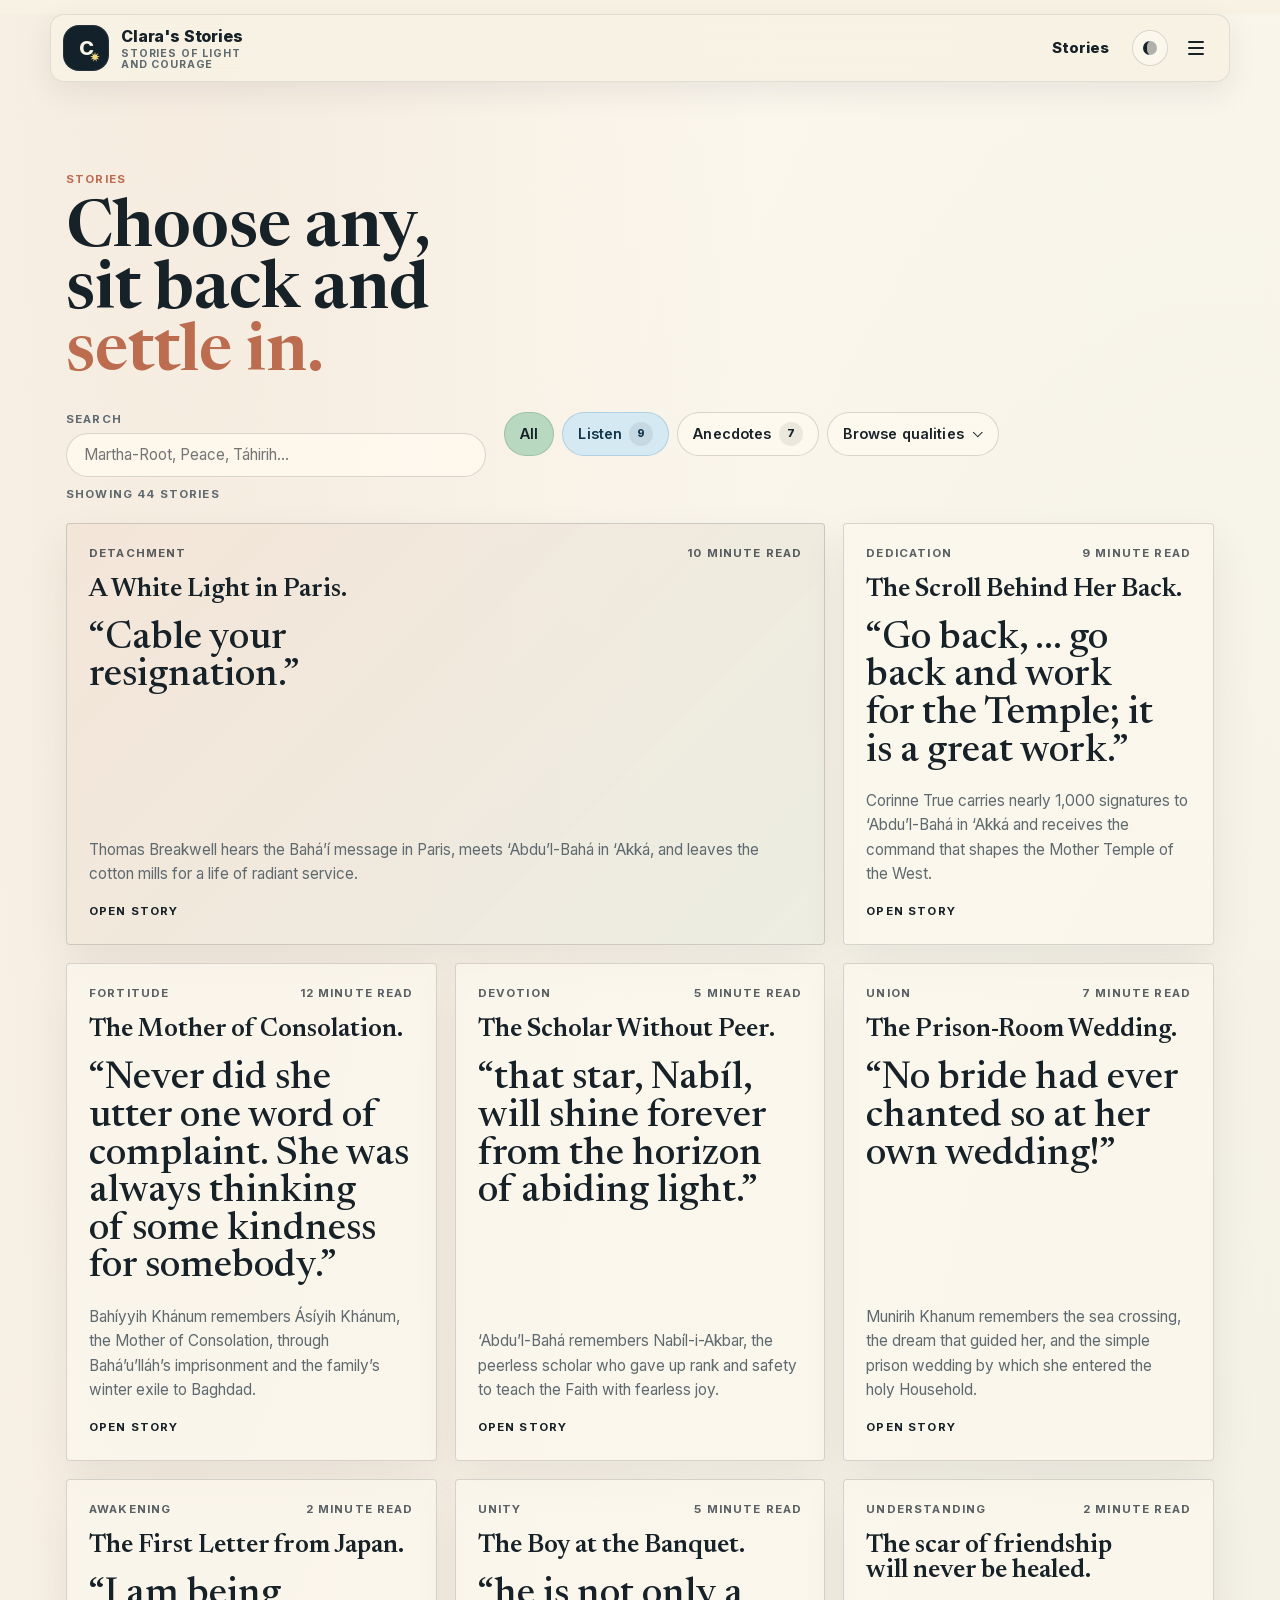
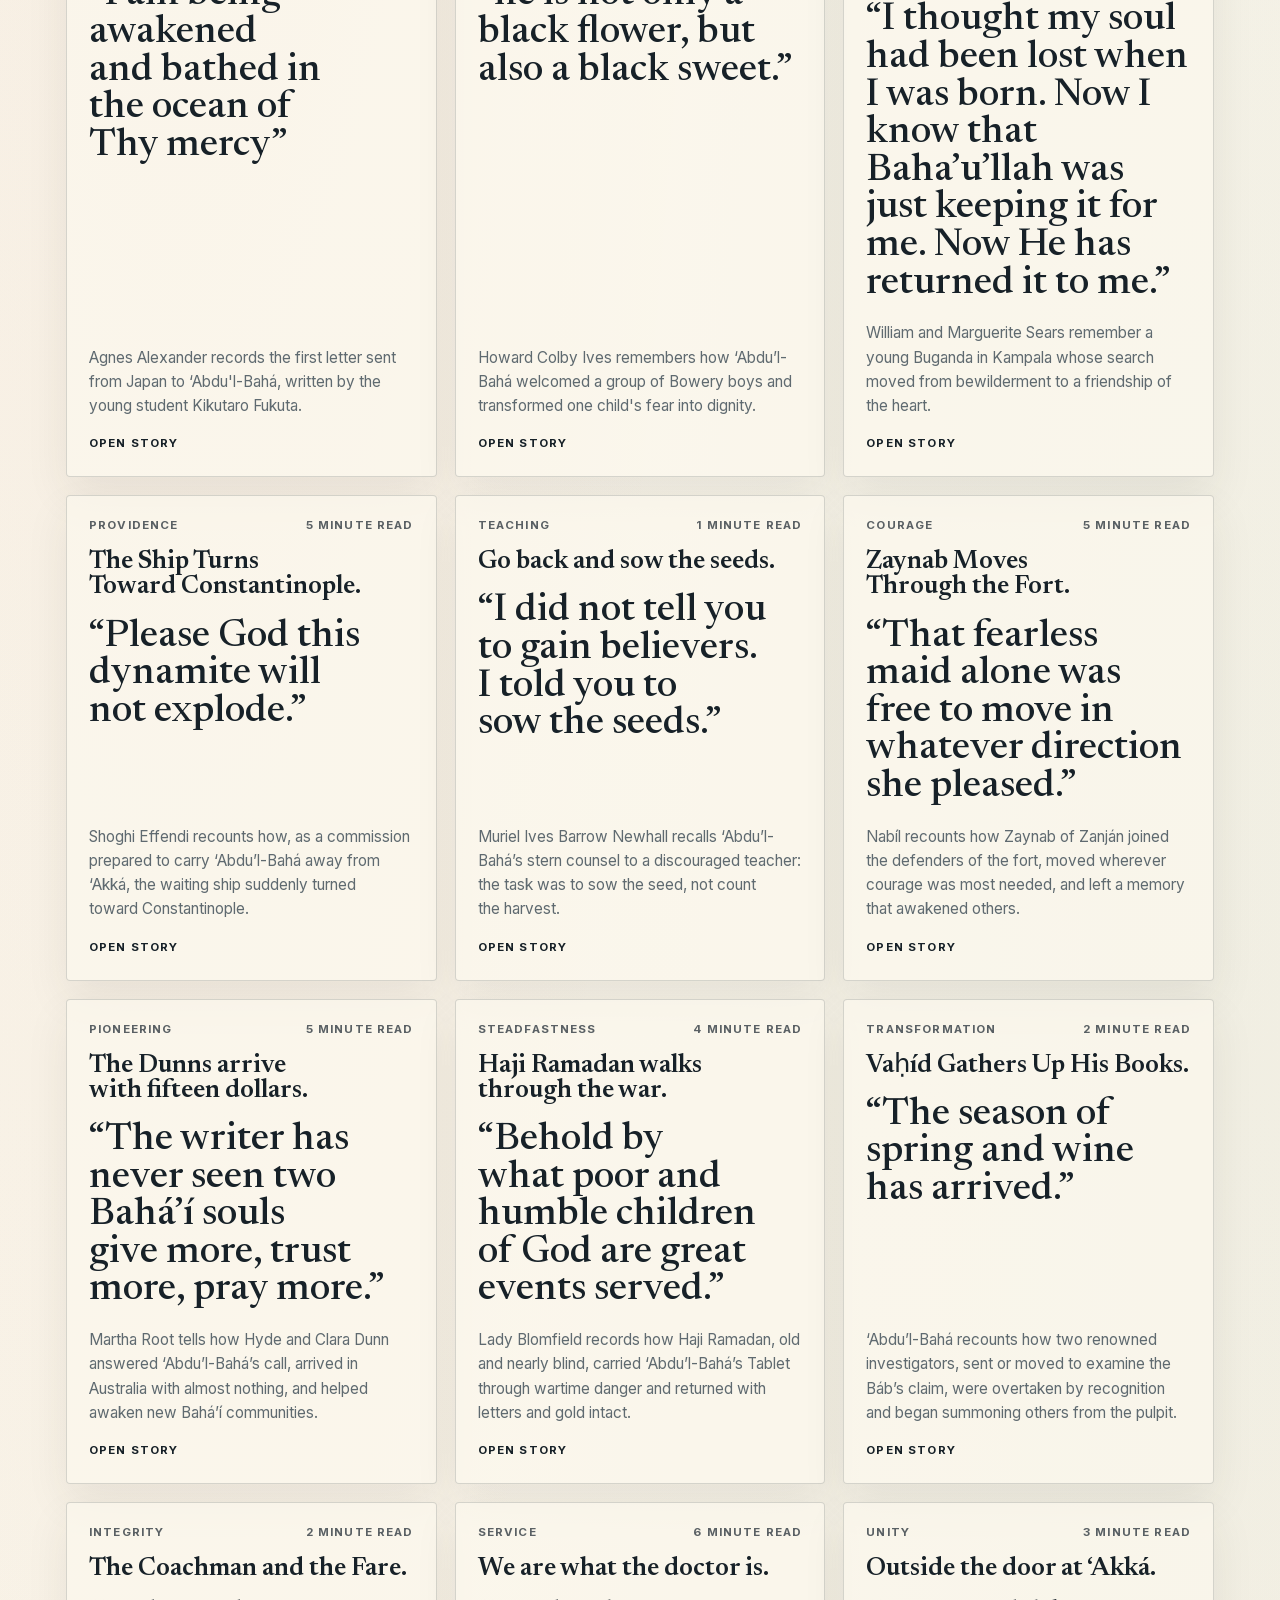
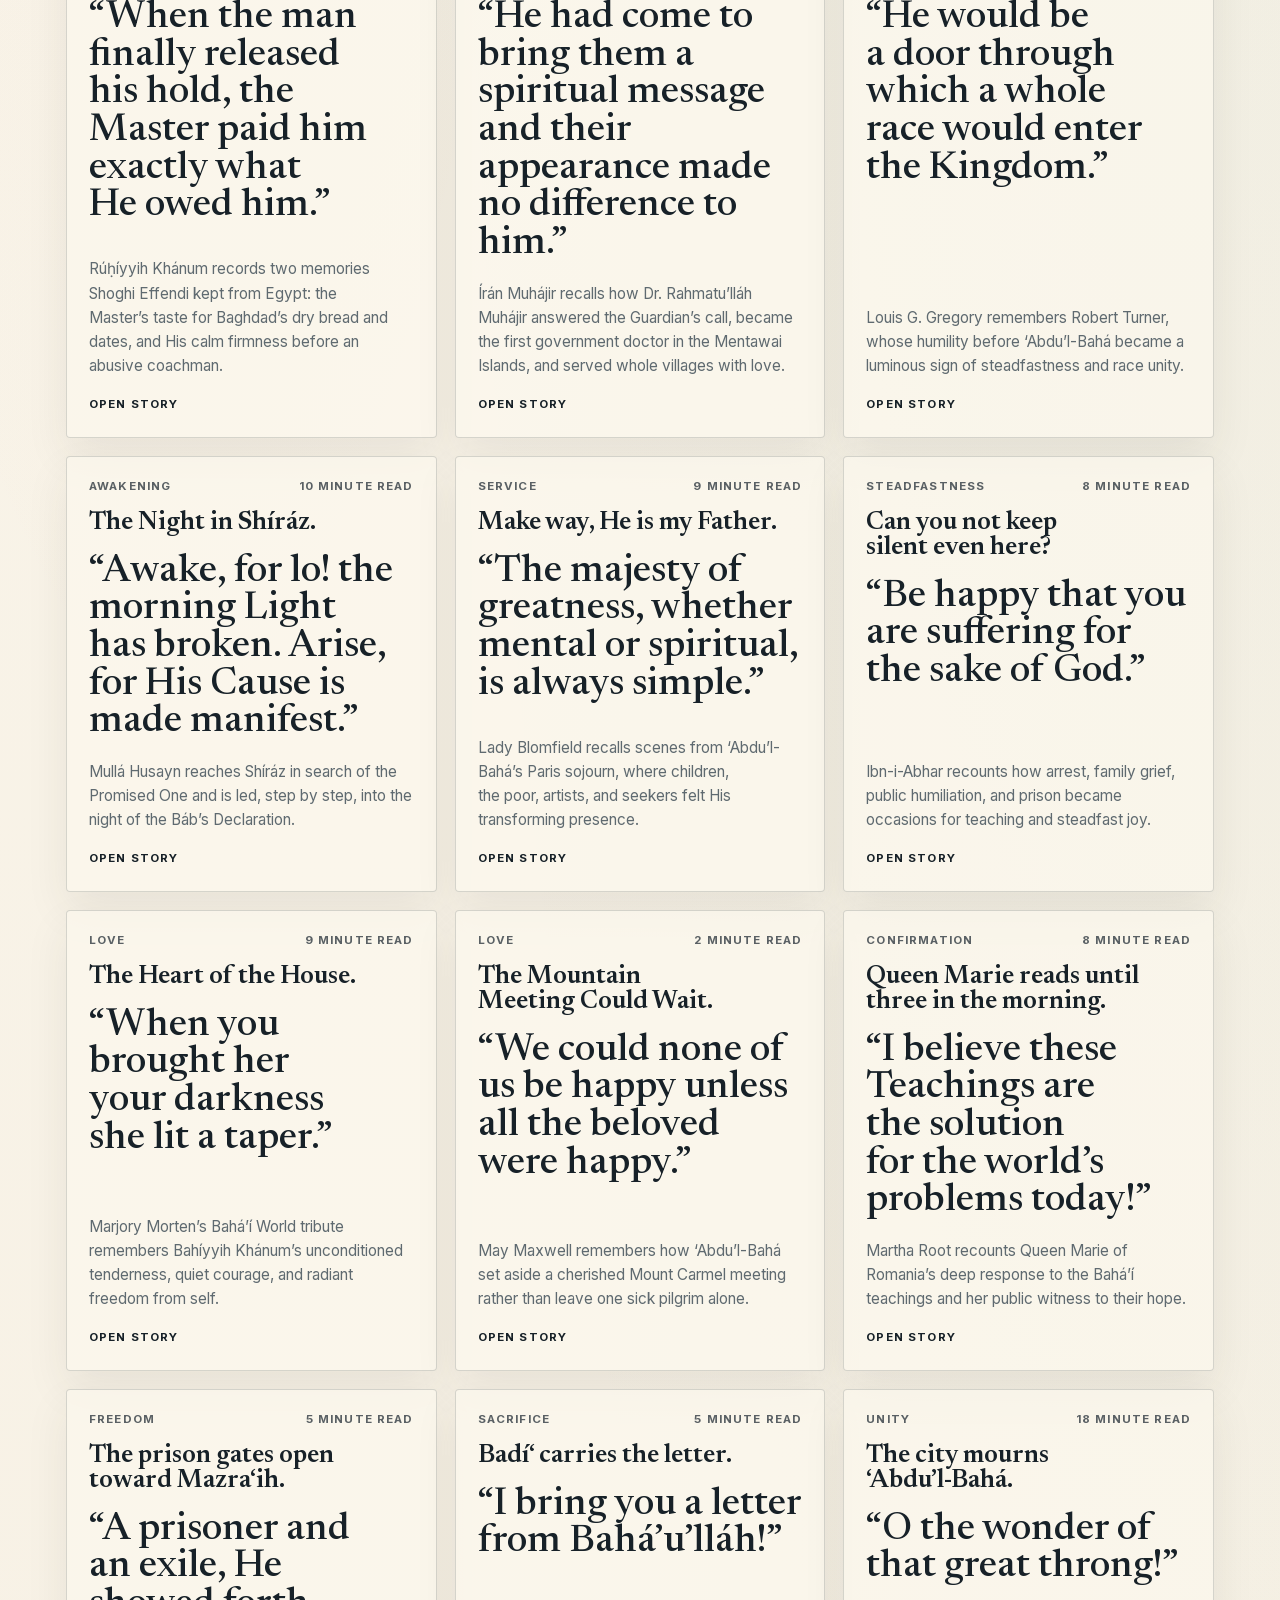
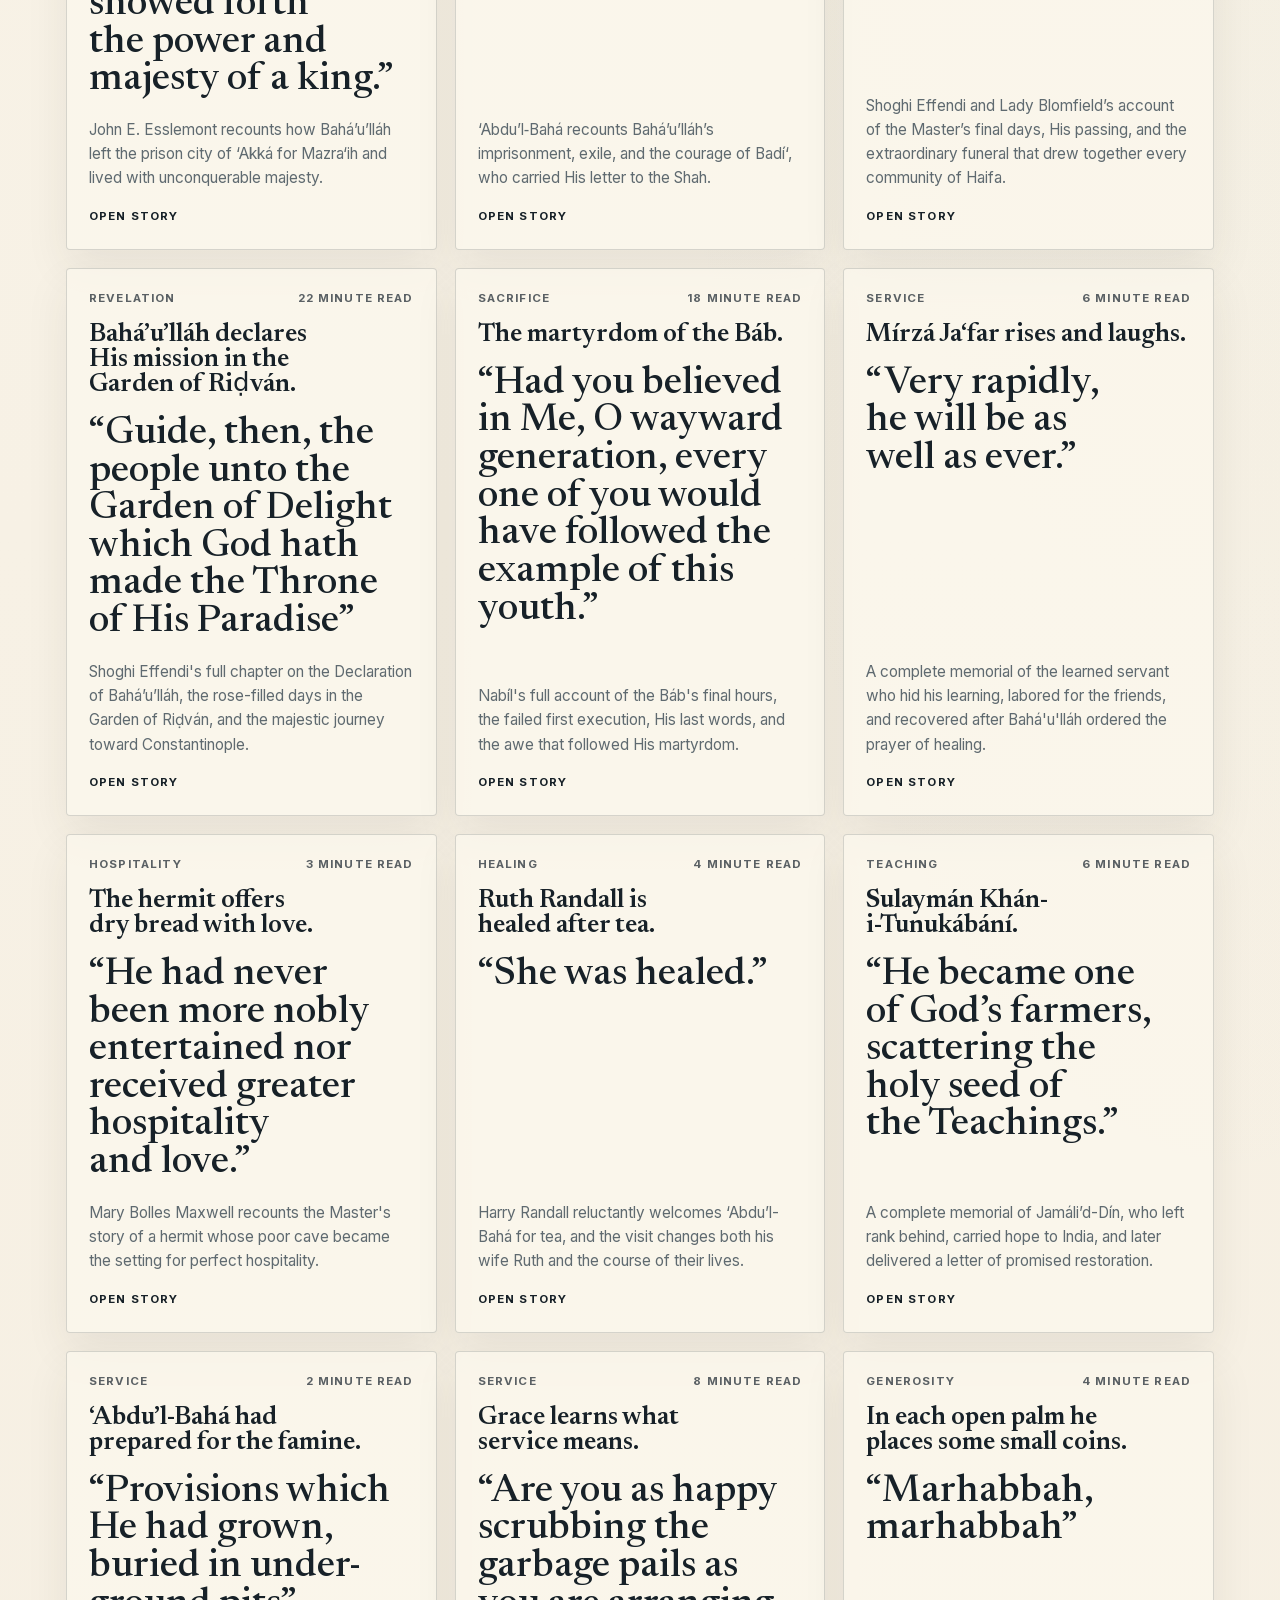
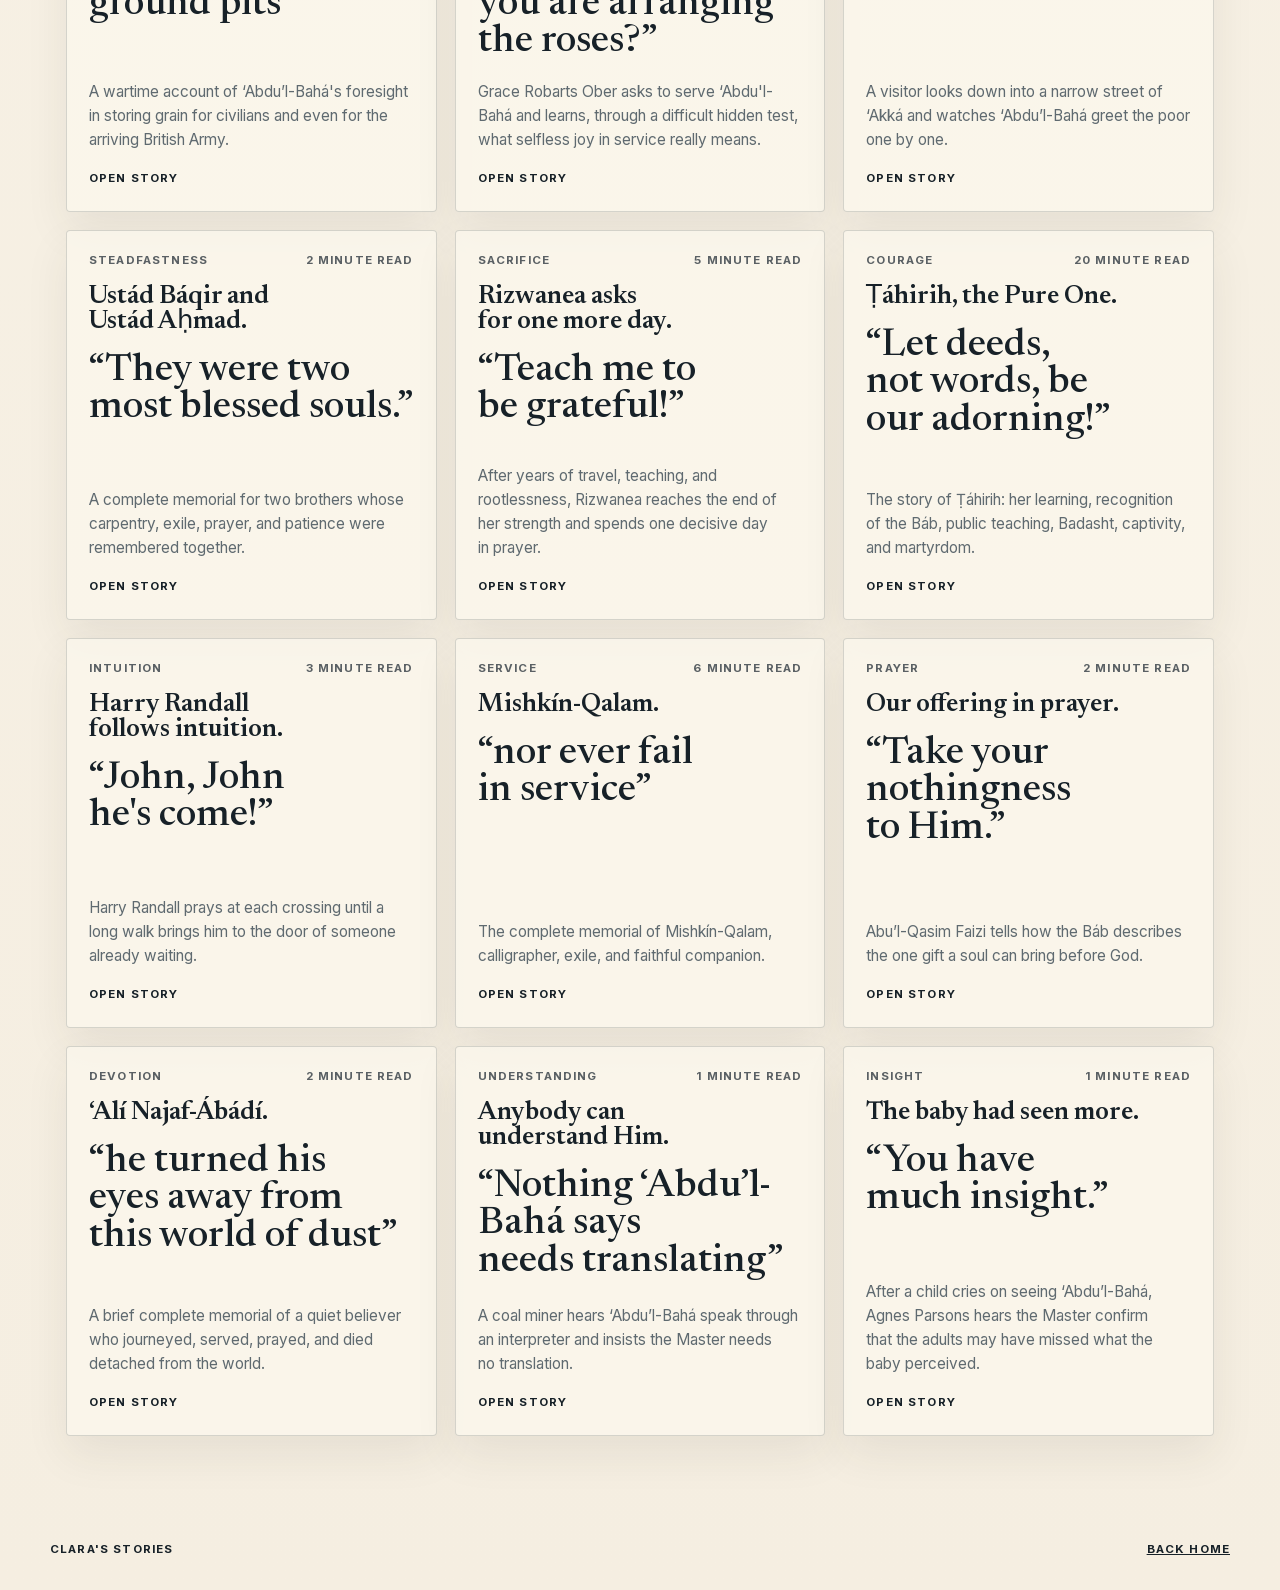
<file: stories.html>
<!DOCTYPE html>
<html lang="en-GB">
  <head>
    <meta charset="UTF-8" />
    <meta name="viewport" content="width=device-width, initial-scale=1, viewport-fit=cover" />
    <title>Stories | Clara's Stories</title>
    <meta
      name="description"
      content="A quiet place to read Bahá'í stories, with each passage held close to its author and source."
    />
    <meta name="application-name" content="Clara's Stories" />
    <meta name="theme-color" content="#09131a" />
    <meta name="color-scheme" content="light dark" />
    <meta name="format-detection" content="telephone=no" />
    <script>
      document.documentElement.classList.add("js");
      try {
        if (localStorage.getItem("claraTheme") === "dark") {
          document.documentElement.dataset.theme = "dark";
          document.querySelector('meta[name="theme-color"]')?.setAttribute("content", "#09131a");
        }
      } catch {
        document.documentElement.dataset.theme = "light";
      }
    </script>
    <link rel="icon" href="./favicon.ico" sizes="any" />
    <link rel="shortcut icon" href="./favicon.ico" type="image/x-icon" />
    <link rel="icon" href="./icons/clara-logo.svg" type="image/svg+xml" />
    <link rel="icon" href="./icons/icon-192.png" sizes="192x192" type="image/png" />
    <link rel="icon" href="./icons/icon-512.png" sizes="512x512" type="image/png" />
    <link rel="apple-touch-icon" href="./icons/icon-180.png" sizes="180x180" />
    <link rel="apple-touch-icon" href="./icons/apple-touch-icon.png" />
    <meta name="apple-mobile-web-app-capable" content="yes" />
    <meta name="mobile-web-app-capable" content="yes" />
    <meta name="apple-mobile-web-app-title" content="Clara's Stories" />
    <meta name="apple-mobile-web-app-status-bar-style" content="black-translucent" />
    <link rel="manifest" href="./manifest.webmanifest" />
    <link rel="stylesheet" href="./styles.css?v=20260930-listen-stories-v1" />
  </head>
  <body class="stories-page">
    <header class="site-header" data-header>
      <a class="brand" href="./index.html" aria-label="Clara's Stories home">
        <span class="brand-mark">C</span>
        <span>
          <strong>Clara's Stories</strong>
          <small>Stories of light<br />and courage</small>
        </span>
      </a>
      <nav class="nav" aria-label="Primary navigation">
        <a class="nav-link" href="./stories.html" aria-current="page">Stories</a>
        <button
          class="theme-toggle nav-theme"
          type="button"
          data-theme-toggle
          aria-label="Switch to dark mode"
          aria-pressed="false"
        >
          <span aria-hidden="true"></span>
        </button>
        <details class="nav-menu">
          <summary class="nav-action" aria-label="Open menu" title="Menu">
            <span class="menu-icon" aria-hidden="true"></span>
          </summary>
          <div class="nav-menu-panel">
            <a class="nav-menu-item" href="./stories.html" aria-current="page">
              <span>Stories</span>
              <small>Browse the library</small>
            </a>
            <a class="nav-menu-item" href="./about.html">
              <span>About</span>
              <small>How Clara's Stories is made</small>
            </a>
            <span class="nav-menu-item is-disabled" aria-disabled="true">
              <span>Letters</span>
              <small>Coming soon</small>
            </span>
            <button class="nav-menu-item" type="button" data-install-app>
              <span>Install app</span>
              <small>Add to Home Page</small>
            </button>
          </div>
        </details>
      </nav>
    </header>

    <main>
      <section class="story-stage" id="stories">
        <div class="section-heading">
          <p class="kicker" id="stories-anchor">Stories</p>
          <h2>Choose any, sit back and <span>settle in.</span></h2>
        </div>

        <div class="library-tools">
          <label class="search-field">
            <span>Search</span>
            <input
              type="search"
              placeholder="Martha-Root, Peace, Táhirih..."
              data-story-search
              maxlength="120"
              autocapitalize="none"
              autocomplete="off"
              spellcheck="false"
            />
          </label>
          <div class="filters" aria-label="Story filters" data-story-filters></div>
          <p class="library-count" data-story-count aria-live="polite">Showing stories</p>
        </div>

        <div class="story-grid" data-story-grid></div>
      </section>
    </main>

    <footer class="footer">
      <p>Clara's Stories</p>
      <a href="./index.html">Back home</a>
    </footer>

    <script src="./taxonomy.js?v=20260930-listen-stories-v1"></script>
    <script src="./stories.js?v=20260930-listen-stories-v1"></script>
    <script src="./install.js?v=20260930-listen-stories-v1"></script>
    <script src="./script.js?v=20260930-listen-stories-v1"></script>
  </body>
</html>
</file>
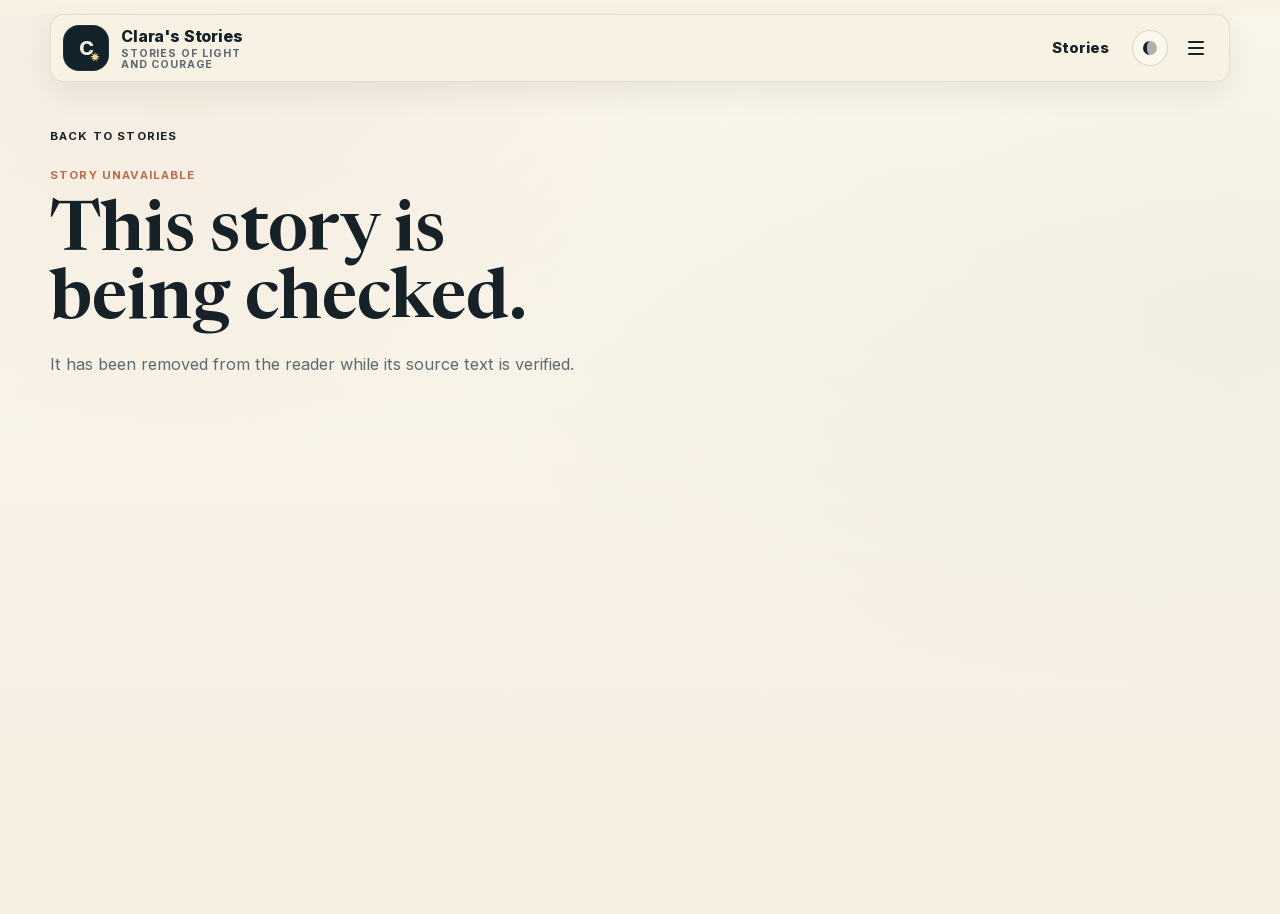
<file: story.html>
<!DOCTYPE html>
<html lang="en-GB">
  <head>
    <meta charset="UTF-8" />
    <meta name="viewport" content="width=device-width, initial-scale=1, viewport-fit=cover" />
    <title>Clara's Stories</title>
    <meta
      name="description"
      content="A quiet place to read Bahá'í stories, with each passage held close to its author and source."
    />
    <meta name="application-name" content="Clara's Stories" />
    <meta name="theme-color" content="#fbf6e8" />
    <meta name="color-scheme" content="light dark" />
    <meta name="format-detection" content="telephone=no" />
    <script>
      document.documentElement.classList.add("js");
      try {
        if (localStorage.getItem("claraTheme") === "dark") {
          document.documentElement.dataset.theme = "dark";
          document.querySelector('meta[name="theme-color"]')?.setAttribute("content", "#09131a");
        }
      } catch {
        document.documentElement.dataset.theme = "light";
      }
    </script>
    <link rel="icon" href="./favicon.ico" sizes="any" />
    <link rel="shortcut icon" href="./favicon.ico" type="image/x-icon" />
    <link rel="icon" href="./icons/clara-logo.svg" type="image/svg+xml" />
    <link rel="icon" href="./icons/icon-192.png" sizes="192x192" type="image/png" />
    <link rel="icon" href="./icons/icon-512.png" sizes="512x512" type="image/png" />
    <link rel="apple-touch-icon" href="./icons/icon-180.png" sizes="180x180" />
    <link rel="apple-touch-icon" href="./icons/apple-touch-icon.png" />
    <meta name="apple-mobile-web-app-capable" content="yes" />
    <meta name="mobile-web-app-capable" content="yes" />
    <meta name="apple-mobile-web-app-title" content="Clara's Stories" />
    <meta name="apple-mobile-web-app-status-bar-style" content="black-translucent" />
    <link rel="manifest" href="./manifest.webmanifest" />
    <link rel="stylesheet" href="./styles.css?v=20260930-listen-stories-v1" />
  </head>
  <body class="story-shell">
    <header class="site-header" data-header>
      <a class="brand" href="./index.html" aria-label="Clara's Stories home">
        <span class="brand-mark">C</span>
        <span>
          <strong>Clara's Stories</strong>
          <small>Stories of light<br />and courage</small>
        </span>
      </a>
      <nav class="nav" aria-label="Primary navigation">
        <a class="nav-link" href="./stories.html">Stories</a>
        <button
          class="theme-toggle nav-theme"
          type="button"
          data-theme-toggle
          aria-label="Switch to dark mode"
          aria-pressed="false"
        >
          <span aria-hidden="true"></span>
        </button>
        <details class="nav-menu">
          <summary class="nav-action" aria-label="Open menu" title="Menu">
            <span class="menu-icon" aria-hidden="true"></span>
          </summary>
          <div class="nav-menu-panel">
            <a class="nav-menu-item" href="./stories.html">
              <span>Stories</span>
              <small>Browse the library</small>
            </a>
            <a class="nav-menu-item" href="./about.html">
              <span>About</span>
              <small>How Clara's Stories is made</small>
            </a>
            <span class="nav-menu-item is-disabled" aria-disabled="true">
              <span>Letters</span>
              <small>Coming soon</small>
            </span>
            <button class="nav-menu-item" type="button" data-install-app>
              <span>Install app</span>
              <small>Add to Home Page</small>
            </button>
          </div>
        </details>
      </nav>
    </header>

    <main class="story-page" data-story-page>
      <p class="kicker">Story</p>
      <h1 data-story-title>Loading story</h1>
    </main>

    <script src="./stories.js?v=20260930-listen-stories-v1"></script>
    <script src="./narration-assets.js?v=20260930-listen-stories-v1"></script>
    <script src="./install.js?v=20260930-listen-stories-v1"></script>
    <script src="./story.js?v=20260930-listen-stories-v1"></script>
  </body>
</html>
</file>
<file: styles.css>
@font-face {
  font-family: "Inter";
  font-style: normal;
  font-weight: 400 800;
  font-display: swap;
  src: url("./assets/fonts/inter-latin-ext.woff2") format("woff2");
  unicode-range: U+0100-02BA, U+02BD-02C5, U+02C7-02CC, U+02CE-02D7, U+02DD-02FF, U+0304, U+0308, U+0329, U+1D00-1DBF, U+1E00-1E9F, U+1EF2-1EFF, U+2020, U+20A0-20AB, U+20AD-20C0, U+2113, U+2C60-2C7F, U+A720-A7FF;
}

@font-face {
  font-family: "Inter";
  font-style: normal;
  font-weight: 400 800;
  font-display: swap;
  src: url("./assets/fonts/inter-latin.woff2") format("woff2");
  unicode-range: U+0000-00FF, U+0131, U+0152-0153, U+02BB-02BC, U+02C6, U+02DA, U+02DC, U+0304, U+0308, U+0329, U+2000-206F, U+20AC, U+2122, U+2191, U+2193, U+2212, U+2215, U+FEFF, U+FFFD;
}

@font-face {
  font-family: "Newsreader";
  font-style: normal;
  font-weight: 400 700;
  font-display: swap;
  src: url("./assets/fonts/newsreader-latin-ext.woff2") format("woff2");
  unicode-range: U+0100-02BA, U+02BD-02C5, U+02C7-02CC, U+02CE-02D7, U+02DD-02FF, U+0304, U+0308, U+0329, U+1D00-1DBF, U+1E00-1E9F, U+1EF2-1EFF, U+2020, U+20A0-20AB, U+20AD-20C0, U+2113, U+2C60-2C7F, U+A720-A7FF;
}

@font-face {
  font-family: "Newsreader";
  font-style: normal;
  font-weight: 400 700;
  font-display: swap;
  src: url("./assets/fonts/newsreader-latin.woff2") format("woff2");
  unicode-range: U+0000-00FF, U+0131, U+0152-0153, U+02BB-02BC, U+02C6, U+02DA, U+02DC, U+0304, U+0308, U+0329, U+2000-206F, U+20AC, U+2122, U+2191, U+2193, U+2212, U+2215, U+FEFF, U+FFFD;
}

@font-face {
  font-family: "Newsreader";
  font-style: italic;
  font-weight: 400 500;
  font-display: swap;
  src: url("./assets/fonts/newsreader-italic-latin-ext.woff2") format("woff2");
  unicode-range: U+0100-02BA, U+02BD-02C5, U+02C7-02CC, U+02CE-02D7, U+02DD-02FF, U+0304, U+0308, U+0329, U+1D00-1DBF, U+1E00-1E9F, U+1EF2-1EFF, U+2020, U+20A0-20AB, U+20AD-20C0, U+2113, U+2C60-2C7F, U+A720-A7FF;
}

@font-face {
  font-family: "Newsreader";
  font-style: italic;
  font-weight: 400 500;
  font-display: swap;
  src: url("./assets/fonts/newsreader-italic-latin.woff2") format("woff2");
  unicode-range: U+0000-00FF, U+0131, U+0152-0153, U+02BB-02BC, U+02C6, U+02DA, U+02DC, U+0304, U+0308, U+0329, U+2000-206F, U+20AC, U+2122, U+2191, U+2193, U+2212, U+2215, U+FEFF, U+FFFD;
}

:root {
  --paper: #f8f2e5;
  --ink: #172128;
  --muted: #5f6a70;
  --rose: #f0a39a;
  --mint: #b8d8c0;
  --sky: #a9cce3;
  --lemon: #f4d982;
  --clay: #bc6c4f;
  --line: rgba(23, 33, 40, 0.16);
  --shadow: 0 18px 44px rgba(56, 45, 32, 0.08);
  --home-surface: #f8f2e5;
  --hero-shade: #09131a;
  --font-ui: Inter, "Segoe UI", system-ui, sans-serif;
  --font-serif: Newsreader, "Iowan Old Style", "Palatino Linotype", Palatino, Georgia, serif;
  --font-technical: Inter, "Segoe UI", system-ui, sans-serif;
  --archive-page:
    radial-gradient(ellipse at 14% -8%, rgba(188, 108, 79, 0.09), transparent 38%),
    radial-gradient(ellipse at 96% 32%, rgba(95, 138, 114, 0.055), transparent 46%),
    linear-gradient(180deg, #fbf7ed 0%, #f5eee1 100%);
  --archive-card: rgba(251, 247, 237, 0.76);
  --archive-card-strong: rgba(251, 247, 237, 0.92);
  color-scheme: light;
}

* {
  box-sizing: border-box;
}

.visually-hidden {
  position: absolute;
  width: 1px;
  height: 1px;
  padding: 0;
  margin: -1px;
  overflow: hidden;
  clip: rect(0, 0, 0, 0);
  white-space: nowrap;
  border: 0;
}

html {
  min-height: 100%;
  background: var(--home-surface);
  scroll-behavior: smooth;
}

body {
  min-height: 100dvh;
  margin: 0;
  padding-top: 0;
  padding-bottom: env(safe-area-inset-bottom);
  padding-left: 0;
  padding-right: 0;
  color: var(--ink);
  font-family: var(--font-ui);
  font-optical-sizing: auto;
  font-synthesis: none;
  background: var(--archive-page);
  background-size: auto;
  overflow-x: hidden;
  overscroll-behavior-x: none;
  transition: background 720ms cubic-bezier(0.16, 1, 0.3, 1), color 520ms ease;
}

.home-page {
  min-height: 100dvh;
  background: var(--home-surface);
}

:root[data-theme="dark"] {
  --paper: #101a22;
  --ink: #f3ead9;
  --muted: #b4c0c8;
  --rose: #d78680;
  --mint: #5f8a72;
  --sky: #18354d;
  --lemon: #f1d16f;
  --clay: #e39a78;
  --line: rgba(243, 234, 217, 0.14);
  --shadow: 0 20px 52px rgba(0, 0, 0, 0.26);
  --home-surface: #09131a;
  --hero-shade: #09131a;
  --archive-page:
    radial-gradient(ellipse at 16% -10%, rgba(188, 108, 79, 0.11), transparent 40%),
    radial-gradient(ellipse at 100% 34%, rgba(95, 138, 114, 0.09), transparent 48%),
    linear-gradient(180deg, #09131a 0%, #0b151a 100%);
  --archive-card: rgba(13, 24, 31, 0.78);
  --archive-card-strong: rgba(13, 24, 31, 0.94);
  color-scheme: dark;
}

:root[data-theme="dark"] body {
  background: var(--archive-page);
  background-size: auto;
}

:root[data-theme="dark"] body.home-page {
  background: var(--home-surface);
}

body.stories-page {
  background: var(--archive-page);
  background-size: auto;
}

:root[data-theme="dark"] body.stories-page {
  background: var(--archive-page);
  background-size: auto;
}

button,
input,
textarea,
select {
  font: inherit;
}

a {
  color: inherit;
}

.site-header,
main,
.footer {
  width: min(1180px, calc(100% - 32px));
  margin: 0 auto;
}

.home-page main {
  width: 100%;
  background: var(--home-surface);
}

.site-header {
  position: sticky;
  top: max(12px, calc(env(safe-area-inset-top) + 8px));
  z-index: 10;
  display: flex;
  align-items: center;
  justify-content: space-between;
  gap: 20px;
  margin-top: 14px;
  padding: 10px 12px;
  border: 1px solid rgba(21, 33, 43, 0.1);
  border-radius: 14px;
  background: rgba(248, 242, 229, 0.9);
  backdrop-filter: blur(18px) saturate(1.04);
  box-shadow: 0 10px 30px rgba(36, 44, 46, 0.08);
  transition: transform 520ms cubic-bezier(0.16, 1, 0.3, 1), opacity 360ms ease,
    box-shadow 360ms ease;
}

:root[data-theme="dark"] .site-header {
  border-color: rgba(243, 234, 217, 0.12);
  background: rgba(11, 21, 27, 0.91);
  box-shadow: 0 10px 34px rgba(0, 0, 0, 0.28);
}

.site-header.is-hidden {
  transform: translateY(calc(-100% - 28px));
  opacity: 0;
}

.home-page .site-header {
  position: fixed;
  top: max(12px, calc(env(safe-area-inset-top) + 8px));
  left: 50%;
  z-index: 10;
  display: flex;
  width: min(1180px, calc(100% - 32px));
  align-items: center;
  justify-content: space-between;
  gap: 20px;
  margin-top: 0;
  padding: 10px 12px;
  border: 1px solid transparent;
  border-radius: 24px;
  background: transparent;
  backdrop-filter: none;
  color: #fffaf0;
  text-shadow: 0 2px 18px rgba(0, 0, 0, 0.32);
  box-shadow: none;
  transform: translateX(-50%);
  transition: transform 780ms cubic-bezier(0.22, 1, 0.36, 1), opacity 520ms ease,
    background 260ms ease, border-color 260ms ease, box-shadow 260ms ease, color 260ms ease;
}

:root[data-theme="dark"] .home-page .site-header {
  background: transparent;
  box-shadow: none;
}

.home-page .site-header.is-hidden {
  transform: translate(-50%, calc(-100% - 28px));
  opacity: 0;
}

.home-page .site-header.is-cinematic-away {
  transform: translate(-50%, -18px);
  opacity: 0;
  pointer-events: none;
}

.home-page .site-header.is-over-content {
  border-color: rgba(21, 33, 43, 0.1);
  background: rgba(251, 246, 232, 0.96);
  color: var(--ink);
  text-shadow: none;
  backdrop-filter: none;
  box-shadow: 0 12px 30px rgba(36, 44, 46, 0.12);
}

:root[data-theme="dark"] .home-page .site-header.is-over-content {
  border-color: rgba(243, 234, 217, 0.12);
  background: rgba(9, 19, 26, 0.94);
  color: var(--ink);
  backdrop-filter: none;
  box-shadow: 0 14px 34px rgba(0, 0, 0, 0.38);
}

.brand,
.nav,
.hero-actions,
.story-meta,
.footer {
  display: flex;
  align-items: center;
}

.brand {
  gap: 12px;
  text-decoration: none;
}

.brand-mark {
  position: relative;
  display: grid;
  place-items: center;
  width: 46px;
  height: 46px;
  border-radius: 16px;
  background: #13212a;
  color: #fbf6e8;
  font-family: var(--font-ui);
  font-size: 1.25rem;
  font-weight: 800;
  letter-spacing: 0;
  box-shadow: inset 0 0 0 1px rgba(255, 255, 255, 0.08);
}

.home-page .site-header .brand-mark {
  box-shadow: 0 12px 32px rgba(0, 0, 0, 0.34);
}

:root[data-theme="dark"] .brand-mark {
  background: #081017;
}

.brand-mark::after {
  content: "";
  position: absolute;
  right: 9px;
  bottom: 9px;
  width: 10px;
  height: 10px;
  border-radius: 0;
  background: var(--lemon);
  clip-path: polygon(
    50% 0%,
    57.52% 29.33%,
    82.14% 11.7%,
    69.05% 39%,
    99.24% 41.32%,
    71.67% 53.82%,
    93.3% 75%,
    64.14% 66.85%,
    67.1% 96.98%,
    50% 72%,
    32.9% 96.98%,
    35.86% 66.85%,
    6.7% 75%,
    28.33% 53.82%,
    0.76% 41.32%,
    30.95% 39%,
    17.86% 11.7%,
    42.48% 29.33%
  );
}

.brand strong,
.brand small {
  display: block;
}

.brand strong {
  font-family: var(--font-ui);
  font-weight: 800;
  letter-spacing: -0.01em;
}

.brand small,
.kicker,
.story-meta,
.footer,
.story-link,
.back-link {
  font-family: var(--font-technical);
  font-size: 0.72rem;
  font-weight: 700;
  text-transform: uppercase;
  letter-spacing: 0.1em;
}

.brand small {
  margin-top: 2px;
  color: var(--muted);
  font-size: 0.66rem;
  letter-spacing: 0.08em;
  line-height: 1.08;
  white-space: normal;
}

.home-page .brand small {
  color: rgba(255, 250, 240, 0.74);
}

.home-page .site-header.is-over-content .brand small {
  color: var(--muted);
}

.nav {
  gap: 7px;
}

.nav a,
.nav-action,
.button,
.filter {
  min-height: 42px;
  border-radius: 999px;
  text-decoration: none;
}

.nav a {
  display: grid;
  place-items: center;
  padding: 0 16px;
  font-family: var(--font-ui);
  font-size: 0.92rem;
  font-weight: 800;
}

.nav a:hover {
  background: rgba(21, 33, 43, 0.08);
}

.home-page .nav a:hover {
  background: rgba(255, 250, 240, 0.12);
}

.nav-action {
  position: relative;
  display: grid;
  width: 42px;
  min-width: 42px;
  place-items: center;
  border: 0;
  background: transparent;
  color: inherit;
  cursor: pointer;
  box-shadow: none;
  transition: background 180ms ease, box-shadow 220ms ease, transform 260ms cubic-bezier(0.16, 1, 0.3, 1);
}

.nav-action:hover,
.nav-action:focus-visible {
  background: rgba(21, 33, 43, 0.08);
  box-shadow: 0 0 20px rgba(21, 33, 43, 0.12);
  outline: none;
}

.home-page .nav-action:hover,
.home-page .nav-action:focus-visible {
  background: rgba(255, 250, 240, 0.12);
}

.install-action {
  display: none;
}

.show-install-action .install-action {
  display: grid;
}

.connection-status {
  position: fixed;
  left: 50%;
  bottom: max(18px, calc(env(safe-area-inset-bottom) + 14px));
  z-index: 30;
  margin: 0;
  max-width: min(420px, calc(100vw - 32px));
  padding: 12px 16px;
  border: 1px solid rgba(255, 255, 255, 0.52);
  border-radius: 999px;
  background:
    linear-gradient(135deg, rgba(255, 255, 255, 0.52), rgba(255, 250, 240, 0.22)),
    rgba(255, 250, 240, 0.66);
  color: #15212b;
  box-shadow: 0 18px 55px rgba(21, 33, 43, 0.2), inset 0 1px 0 rgba(255, 255, 255, 0.72);
  backdrop-filter: blur(22px) saturate(1.28);
  font-size: 0.78rem;
  font-weight: 800;
  letter-spacing: 0.02em;
  opacity: 0;
  pointer-events: none;
  text-align: center;
  transform: translate(-50%, 18px) scale(0.96);
  transition: opacity 260ms ease, transform 420ms cubic-bezier(0.16, 1, 0.3, 1);
}

.connection-status[hidden] {
  display: none;
}

.connection-status.is-visible {
  opacity: 1;
  transform: translate(-50%, 0) scale(1);
}

.connection-status::before {
  content: "";
  display: inline-block;
  width: 7px;
  height: 7px;
  margin-right: 7px;
  border-radius: 999px;
  background: var(--mint);
  vertical-align: 0.08em;
}

.connection-status[data-status-mode="offline"]::before {
  background: var(--lemon);
}

:root[data-theme="dark"] .connection-status {
  border-color: rgba(243, 234, 217, 0.16);
  background:
    linear-gradient(135deg, rgba(243, 234, 217, 0.14), rgba(243, 234, 217, 0.04)),
    rgba(9, 19, 26, 0.72);
  color: var(--ink);
  box-shadow: 0 18px 58px rgba(0, 0, 0, 0.42), inset 0 1px 0 rgba(243, 234, 217, 0.08);
}

@media (display-mode: standalone), (display-mode: fullscreen), (display-mode: minimal-ui), (display-mode: window-controls-overlay) {
  .show-install-action [data-install-app] {
    display: none;
  }
}

[data-install-app][hidden] {
  display: none !important;
}

.install-icon,
.menu-icon {
  position: relative;
  display: block;
  width: 20px;
  height: 20px;
}

.install-icon::before {
  content: "";
  position: absolute;
  left: 9px;
  top: 3px;
  width: 2px;
  height: 9px;
  border-radius: 999px;
  background: currentColor;
}

.install-icon::after {
  content: "";
  position: absolute;
  left: 4px;
  top: 8px;
  width: 12px;
  height: 8px;
  border-right: 2px solid currentColor;
  border-bottom: 2px solid currentColor;
  border-left: 2px solid currentColor;
  border-radius: 0 0 5px 5px;
}

.install-icon {
  background:
    linear-gradient(135deg, transparent 46%, currentColor 48% 58%, transparent 60%) 4px 7px / 7px 7px no-repeat,
    linear-gradient(45deg, transparent 46%, currentColor 48% 58%, transparent 60%) 9px 7px / 7px 7px no-repeat;
}

.menu-icon {
  transition: transform 360ms cubic-bezier(0.16, 1, 0.3, 1);
}

.menu-icon::before,
.menu-icon::after {
  content: "";
  position: absolute;
  left: 2px;
  width: 16px;
  height: 2px;
  border-radius: 999px;
  background: currentColor;
  transition: top 260ms cubic-bezier(0.16, 1, 0.3, 1), transform 260ms cubic-bezier(0.16, 1, 0.3, 1);
}

.menu-icon::before {
  top: 3px;
  box-shadow: 0 6px 0 currentColor;
}

.menu-icon::after {
  top: 15px;
}

.nav-menu[open] .nav-action {
  background: rgba(255, 250, 240, 0.64);
  box-shadow: 0 0 0 1px rgba(21, 33, 43, 0.08), 0 14px 34px rgba(21, 33, 43, 0.12);
  transform: scale(0.96);
}

.home-page .nav-menu[open] .nav-action {
  background: rgba(255, 250, 240, 0.18);
  box-shadow: 0 0 0 1px rgba(255, 250, 240, 0.18), 0 14px 34px rgba(0, 0, 0, 0.22);
}

.nav-menu[open] .menu-icon {
  transform: rotate(45deg);
}

.nav-menu[open] .menu-icon::before {
  top: 10px;
  box-shadow: none;
  transform: rotate(90deg);
}

.nav-menu[open] .menu-icon::after {
  top: 10px;
  transform: rotate(0deg);
}

body.nav-menu-is-open::before,
body.nav-menu-is-closing::before {
  content: "";
  position: fixed;
  inset: 0;
  z-index: 9;
  background:
    radial-gradient(circle at calc(100% - 74px) 64px, rgba(244, 217, 130, 0.18), transparent 190px),
    rgba(21, 33, 43, 0.22);
  backdrop-filter: blur(9px) saturate(1.08);
}

body.nav-menu-is-open::before {
  animation: menu-backdrop-in 220ms ease both;
}

body.nav-menu-is-closing::before {
  animation: menu-backdrop-out 220ms ease both;
}

.nav-menu {
  position: relative;
  display: grid;
  width: 42px;
  min-width: 42px;
  height: 42px;
  flex: 0 0 42px;
  place-items: center;
}

.nav-menu summary {
  list-style: none;
}

.nav-menu[open] summary {
  background: rgba(255, 250, 240, 0.16);
}

.nav-menu summary::-webkit-details-marker {
  display: none;
}

.nav-menu-panel {
  position: absolute;
  top: calc(100% + 10px);
  right: 0;
  display: grid;
  min-width: 286px;
  gap: 8px;
  padding: 10px;
  border: 1px solid rgba(21, 33, 43, 0.08);
  border-radius: 30px;
  background:
    linear-gradient(145deg, rgba(255, 255, 255, 0.8), rgba(255, 250, 240, 0.58)),
    rgba(255, 250, 240, 0.72);
  color: var(--ink);
  text-shadow: none;
  box-shadow: 0 24px 70px rgba(21, 33, 43, 0.18), inset 0 1px 0 rgba(255, 255, 255, 0.76);
  backdrop-filter: blur(22px) saturate(1.22);
  transform-origin: top right;
  overflow: hidden;
}

.nav-menu[open]:not(.is-closing) .nav-menu-panel {
  animation: menu-panel-fan 460ms cubic-bezier(0.16, 1, 0.3, 1) both;
}

.nav-menu.is-closing .nav-menu-panel {
  pointer-events: none;
  animation: menu-panel-fold 260ms ease both;
}

:root[data-theme="dark"] .nav-menu-panel {
  border-color: rgba(243, 234, 217, 0.12);
  background:
    linear-gradient(145deg, rgba(19, 37, 49, 0.88), rgba(9, 19, 26, 0.82)),
    rgba(9, 19, 26, 0.72);
  color: #fffaf0;
  box-shadow: 0 18px 48px rgba(0, 0, 0, 0.42);
}

.nav-menu-panel a,
.nav-menu-panel button,
.nav-menu-panel .nav-menu-item {
  display: flex;
  position: relative;
  flex-direction: column;
  width: 100%;
  min-height: 64px;
  align-self: stretch;
  justify-content: center;
  align-items: flex-start;
  padding: 10px 16px 10px 62px;
  border: 0;
  border-radius: 22px;
  background: transparent;
  color: inherit;
  font-family: var(--font-ui);
  font-size: 0.94rem;
  font-weight: 800;
  text-align: left;
  text-decoration: none;
  cursor: pointer;
  opacity: 0;
  filter: blur(10px);
  transform: translateX(22px) translateY(12px) scale(0.96);
}

.nav-menu-item::before {
  content: "";
  position: absolute;
  left: 13px;
  top: 50%;
  width: 36px;
  height: 36px;
  border: 1px solid rgba(21, 33, 43, 0.08);
  border-radius: 999px;
  background:
    radial-gradient(circle at 34% 30%, rgba(255, 255, 255, 0.72), transparent 34%),
    rgba(21, 33, 43, 0.06);
  box-shadow: inset 0 1px 0 rgba(255, 255, 255, 0.62);
  transform: translateY(-50%);
}

.nav-menu-item::after {
  position: absolute;
  left: 31px;
  top: 50%;
  display: grid;
  width: 14px;
  height: 14px;
  place-items: center;
  color: rgba(21, 33, 43, 0.62);
  transform: translate(-50%, -50%);
}

.nav-menu-panel .nav-menu-item:nth-child(1)::after {
  content: "";
  width: 4px;
  height: 4px;
  border-radius: 999px;
  background: currentColor;
  box-shadow: -6px -5px 0 currentColor, 7px -3px 0 currentColor, -3px 7px 0 currentColor, 8px 7px 0 currentColor;
}

.nav-menu-panel .nav-menu-item:nth-child(2)::after {
  content: "";
  width: 18px;
  height: 18px;
  background: currentColor;
  clip-path: polygon(
    50% 0%,
    58.6% 26.5%,
    82.1% 11.7%,
    71.7% 37.5%,
    99.2% 41.3%,
    74.6% 54.3%,
    93.3% 75%,
    66.1% 69.2%,
    67.1% 97%,
    50% 75%,
    32.9% 97%,
    33.9% 69.2%,
    6.7% 75%,
    25.4% 54.3%,
    0.8% 41.3%,
    28.3% 37.5%,
    17.9% 11.7%,
    41.4% 26.5%
  );
}

.nav-menu-panel .nav-menu-item:nth-child(3)::after {
  content: "";
  width: 15px;
  height: 15px;
  border-radius: 5px;
  background:
    linear-gradient(currentColor, currentColor) 2px 2px / 11px 2px no-repeat,
    linear-gradient(currentColor, currentColor) 2px 7px / 11px 2px no-repeat,
    linear-gradient(currentColor, currentColor) 2px 12px / 7px 2px no-repeat;
}

.nav-menu-panel .nav-menu-item:nth-child(4)::after {
  content: "";
  width: 15px;
  height: 15px;
  border-radius: 999px;
  background:
    linear-gradient(currentColor, currentColor) center / 11px 2px no-repeat,
    linear-gradient(currentColor, currentColor) center / 2px 11px no-repeat;
}

.nav-menu[open]:not(.is-closing) .nav-menu-item {
  animation: menu-item-fan 420ms cubic-bezier(0.16, 1, 0.3, 1) both;
}

.nav-menu.is-closing .nav-menu-item {
  animation: menu-item-fold 210ms ease both;
}

.nav-menu-panel .nav-menu-item:nth-child(1) {
  animation-delay: 35ms;
}

.nav-menu-panel .nav-menu-item:nth-child(2) {
  animation-delay: 70ms;
}

.nav-menu-panel .nav-menu-item:nth-child(3) {
  animation-delay: 105ms;
}

.nav-menu-panel .nav-menu-item:nth-child(4) {
  animation-delay: 140ms;
}

.nav-menu-item span,
.nav-menu-item small {
  display: block;
}

.nav-menu-item small {
  margin-top: 2px;
  color: var(--muted);
  font-size: 0.72rem;
  font-weight: 700;
}

.nav-menu-item[aria-current="page"] {
  background: rgba(184, 216, 192, 0.34);
  box-shadow: inset 0 0 0 1px rgba(103, 136, 112, 0.12);
}

.nav-menu-item.is-disabled {
  opacity: 0.58;
  cursor: default;
}

.nav-menu-panel a:hover,
.nav-menu-panel button:hover,
.nav-menu-panel a:focus-visible,
.nav-menu-panel button:focus-visible {
  background: rgba(255, 255, 255, 0.48);
  box-shadow: inset 0 0 0 1px rgba(21, 33, 43, 0.06), 0 10px 28px rgba(21, 33, 43, 0.08);
  outline: none;
}

:root[data-theme="dark"] .nav-menu-item::before {
  border-color: rgba(243, 234, 217, 0.12);
  background:
    radial-gradient(circle at 34% 30%, rgba(243, 234, 217, 0.18), transparent 34%),
    rgba(243, 234, 217, 0.08);
  box-shadow: inset 0 1px 0 rgba(243, 234, 217, 0.08);
}

:root[data-theme="dark"] .nav-menu-item::after {
  color: rgba(243, 234, 217, 0.8);
}

:root[data-theme="dark"] .nav-menu-item small {
  color: rgba(243, 234, 217, 0.62);
}

:root[data-theme="dark"] .nav-menu-item[aria-current="page"] {
  background: rgba(184, 216, 192, 0.16);
  box-shadow: inset 0 0 0 1px rgba(243, 234, 217, 0.08);
}

:root[data-theme="dark"] .nav-menu-panel a:hover,
:root[data-theme="dark"] .nav-menu-panel button:hover,
:root[data-theme="dark"] .nav-menu-panel a:focus-visible,
:root[data-theme="dark"] .nav-menu-panel button:focus-visible {
  background: rgba(243, 234, 217, 0.09);
  box-shadow: inset 0 0 0 1px rgba(243, 234, 217, 0.08), 0 10px 28px rgba(0, 0, 0, 0.18);
}

.nav-menu-panel [data-install-app] {
  display: none;
}

.show-install-action .nav-menu-panel [data-install-app] {
  display: grid;
}

@keyframes menu-panel-fan {
  from {
    opacity: 0;
    filter: blur(10px);
    transform: translate(10px, -6px) scale(0.9);
  }

  to {
    opacity: 1;
    filter: blur(0);
    transform: translateY(0) scale(1);
  }
}

@keyframes menu-panel-fold {
  from {
    opacity: 1;
    filter: blur(0);
    transform: translateY(0) scale(1);
  }

  to {
    opacity: 0;
    filter: blur(10px);
    transform: translate(10px, -5px) scale(0.94);
  }
}

@keyframes menu-item-fan {
  to {
    opacity: 1;
    filter: blur(0);
    transform: translateX(0) translateY(0) scale(1);
  }
}

@keyframes menu-item-fold {
  from {
    opacity: 1;
    filter: blur(0);
    transform: translateX(0) translateY(0) scale(1);
  }

  to {
    opacity: 0;
    filter: blur(10px);
    transform: translateX(18px) translateY(10px) scale(0.96);
  }
}

@keyframes menu-backdrop-in {
  from {
    opacity: 0;
  }

  to {
    opacity: 1;
  }
}

@keyframes menu-backdrop-out {
  from {
    opacity: 1;
  }

  to {
    opacity: 0;
  }
}

.ios-install-modal {
  position: fixed;
  inset: 0;
  z-index: 40;
  display: grid;
  place-items: center;
  padding: 18px;
  background: rgba(9, 19, 26, 0.58);
  color: var(--ink);
  opacity: 0;
  transition: opacity 180ms ease;
}

.ios-install-modal[hidden] {
  display: none;
}

.ios-install-modal.is-visible {
  opacity: 1;
}

.ios-install-card {
  position: relative;
  width: min(100%, 460px);
  max-height: calc(100dvh - 36px);
  overflow: auto;
  padding: 24px;
  border: 1px solid rgba(255, 255, 255, 0.62);
  border-radius: 24px;
  background:
    linear-gradient(135deg, rgba(255, 250, 240, 0.98), rgba(237, 246, 239, 0.98));
  box-shadow: 0 28px 80px rgba(0, 0, 0, 0.34);
  transform: translateY(24px) scale(0.98);
  transition: transform 220ms cubic-bezier(0.16, 1, 0.3, 1);
}

.ios-install-modal.is-visible .ios-install-card {
  transform: translateY(0) scale(1);
}

:root[data-theme="dark"] .ios-install-card {
  border-color: rgba(243, 234, 217, 0.14);
  background:
    linear-gradient(135deg, rgba(14, 23, 30, 0.98), rgba(18, 35, 29, 0.98));
}

.ios-install-close {
  position: absolute;
  top: 14px;
  right: 14px;
  display: grid;
  width: 38px;
  height: 38px;
  place-items: center;
  border: 1px solid var(--line);
  border-radius: 999px;
  background: rgba(255, 250, 240, 0.62);
  color: inherit;
  cursor: pointer;
}

:root[data-theme="dark"] .ios-install-close {
  background: rgba(243, 234, 217, 0.1);
}

.ios-install-close::before,
.ios-install-close::after {
  content: "";
  position: absolute;
  width: 14px;
  height: 2px;
  border-radius: 999px;
  background: currentColor;
}

.ios-install-close::before {
  transform: rotate(45deg);
}

.ios-install-close::after {
  transform: rotate(-45deg);
}

.ios-install-card h2 {
  max-width: 10ch;
  font-size: clamp(2rem, 8vw, 3rem);
}

.ios-install-intro {
  margin: 14px 0 0;
  color: var(--muted);
  line-height: 1.55;
}

.ios-install-steps {
  display: grid;
  gap: 10px;
  margin: 20px 0 0;
  padding: 0;
  list-style: none;
}

.ios-install-steps li {
  display: grid;
  grid-template-columns: 34px minmax(0, 1fr);
  gap: 12px;
  align-items: center;
  min-height: 54px;
  padding: 10px 12px;
  border: 1px solid var(--line);
  border-radius: 14px;
  background: rgba(255, 250, 240, 0.56);
}

:root[data-theme="dark"] .ios-install-steps li {
  background: rgba(243, 234, 217, 0.07);
}

.ios-install-steps span {
  display: grid;
  width: 34px;
  height: 34px;
  place-items: center;
  border-radius: 999px;
  background: var(--lemon);
  color: #09131a;
  font-weight: 800;
}

.ios-install-steps p {
  margin: 0;
  color: var(--ink);
  font-weight: 700;
  line-height: 1.35;
}

.ios-install-done {
  width: 100%;
  margin-top: 20px;
  border-color: var(--ink);
  cursor: pointer;
}

.theme-toggle {
  position: relative;
  z-index: 11;
  display: grid;
  width: 36px;
  min-width: 36px;
  height: 36px;
  place-items: center;
  border: 1px solid var(--line);
  border-radius: 999px;
  --toggle-surface: rgba(255, 250, 240, 0.66);
  background: var(--toggle-surface);
  color: var(--ink);
  cursor: pointer;
  overflow: hidden;
  box-shadow: inset 0 1px 0 rgba(255, 255, 255, 0.36);
  transition: background 360ms ease, border-color 360ms ease, color 360ms ease,
    transform 360ms cubic-bezier(0.16, 1, 0.3, 1);
}

.home-page .site-header .theme-toggle {
  --toggle-surface: rgba(255, 250, 240, 0.14);
  border-color: rgba(255, 250, 240, 0.28);
  background: var(--toggle-surface);
  color: #fffaf0;
  box-shadow: 0 10px 28px rgba(0, 0, 0, 0.24);
}

.home-page .site-header.is-over-content .theme-toggle {
  --toggle-surface: rgba(255, 250, 240, 0.66);
  border-color: var(--line);
  background: var(--toggle-surface);
  color: var(--ink);
  box-shadow: inset 0 1px 0 rgba(255, 255, 255, 0.36);
}

.theme-toggle span {
  position: relative;
  display: block;
  width: 18px;
  height: 18px;
  color: currentColor;
  transition: transform 360ms cubic-bezier(0.16, 1, 0.3, 1);
}

.theme-toggle span::before,
.theme-toggle span::after {
  content: "";
  position: absolute;
  border-radius: 999px;
}

.theme-toggle span::before {
  inset: 2px;
  background: currentColor;
}

.theme-toggle span::after {
  inset: 1px 0 1px 6px;
  background: var(--toggle-surface);
  transition: background 360ms ease, inset 260ms ease, box-shadow 260ms ease;
}

.theme-toggle:hover,
.theme-toggle:focus-visible {
  border-color: rgba(21, 33, 43, 0.28);
  transform: translateY(-1px);
}

:root[data-theme="dark"] .nav a:hover {
  background: rgba(243, 234, 217, 0.09);
}

:root[data-theme="dark"] .theme-toggle {
  --toggle-surface: rgba(243, 234, 217, 0.1);
  background: var(--toggle-surface);
  color: var(--lemon);
  box-shadow: inset 0 1px 0 rgba(255, 255, 255, 0.08);
}

:root[data-theme="dark"] .home-page .site-header .theme-toggle {
  --toggle-surface: rgba(8, 16, 23, 0.3);
  border-color: rgba(243, 234, 217, 0.24);
  background: var(--toggle-surface);
  box-shadow: 0 10px 28px rgba(0, 0, 0, 0.34);
}

:root[data-theme="dark"] .home-page .site-header.is-over-content .theme-toggle {
  --toggle-surface: rgba(243, 234, 217, 0.1);
  border-color: var(--line);
  background: var(--toggle-surface);
  color: var(--lemon);
  box-shadow: inset 0 1px 0 rgba(255, 255, 255, 0.08);
}

.theme-toggle[aria-pressed="true"] span::before {
  inset: 5px;
  box-shadow: 0 -8px 0 -3px currentColor, 6px -6px 0 -3px currentColor,
    8px 0 0 -3px currentColor, 6px 6px 0 -3px currentColor,
    0 8px 0 -3px currentColor, -6px 6px 0 -3px currentColor,
    -8px 0 0 -3px currentColor, -6px -6px 0 -3px currentColor;
}

.theme-toggle[aria-pressed="true"] span::after {
  display: none;
}

.hero {
  position: relative;
  display: grid;
  width: 100%;
  min-height: calc(100svh + env(safe-area-inset-top));
  align-items: end;
  padding: calc(clamp(132px, 24vh, 240px) + env(safe-area-inset-top))
    max(16px, calc((100vw - 1180px) / 2)) clamp(24px, 6vh, 64px);
  background: var(--home-surface);
  isolation: isolate;
  --hero-shift: 0px;
  --hero-image-opacity: 1;
  --hero-progress: 0;
  --hero-copy-progress: 0;
  --hero-glow-progress: 0;
  --hero-handoff-progress: 0;
}

.hero::after {
  content: "";
  position: absolute;
  inset: 0;
  z-index: 0;
  background:
    linear-gradient(90deg, rgba(11, 20, 26, 0.72), rgba(11, 20, 26, 0.18) 58%, rgba(11, 20, 26, 0.58)),
    linear-gradient(0deg, var(--home-surface) 0%, rgba(11, 20, 26, 0) 52%);
  -webkit-mask-image: linear-gradient(to bottom, #000 0%, #000 82%, rgba(0, 0, 0, 0.64) 90%, transparent 100%);
  mask-image: linear-gradient(to bottom, #000 0%, #000 82%, rgba(0, 0, 0, 0.64) 90%, transparent 100%);
  pointer-events: none;
}

:root[data-theme="dark"] .hero::after {
  background:
    linear-gradient(90deg, rgba(11, 20, 26, 0.72), rgba(11, 20, 26, 0.18) 58%, rgba(11, 20, 26, 0.58)),
    linear-gradient(0deg, var(--home-surface) 0%, rgba(11, 20, 26, 0) 52%);
}

.hero-copy,
.story-card {
  border: 1px solid rgba(255, 255, 255, 0.78);
  box-shadow: var(--shadow);
}

.hero-copy {
  position: relative;
  z-index: 2;
  display: flex;
  flex-direction: column;
  justify-content: center;
  width: min(640px, 100%);
  padding: 0;
  border: 0;
  border-radius: 0;
  background: transparent;
  color: #fffaf0;
  box-shadow: none;
  transform: translateY(calc(var(--hero-shift) * -0.08));
}

:root[data-theme="dark"] .story-card,
:root[data-theme="dark"] .reader-image,
:root[data-theme="dark"] .reader-card,
:root[data-theme="dark"] .source-card {
  border-color: rgba(243, 234, 217, 0.1);
  background: rgba(16, 26, 34, 0.82);
}

.kicker {
  margin: 0 0 18px;
  color: var(--clay);
}

h1,
h2,
h3,
blockquote {
  margin: 0;
  font-family: var(--font-serif);
  font-weight: 600;
  line-height: 0.98;
  letter-spacing: 0;
  text-wrap: balance;
}

blockquote {
  font-weight: 500;
}

h1 {
  max-width: 12ch;
  font-size: clamp(3.5rem, 5.8vw, 5.9rem);
}

h2 {
  max-width: 13ch;
  font-size: clamp(2.55rem, 5.3vw, 5rem);
}

h2 span {
  color: var(--clay);
}

h3 {
  font-size: clamp(1.65rem, 2.15vw, 2.25rem);
}

.hero-copy p:not(.kicker),
.story-card p {
  color: var(--muted);
  line-height: 1.65;
}

.hero-copy p:not(.kicker) {
  color: rgba(255, 250, 240, 0.86);
  max-width: 58ch;
  margin: 24px 0 0;
  font-size: 1.05rem;
}

.hero-actions {
  flex-wrap: wrap;
  gap: 10px;
  margin-top: 34px;
}

.button {
  display: inline-grid;
  place-items: center;
  padding: 0 20px;
  border: 1px solid var(--ink);
  font-family: var(--font-ui);
  font-weight: 800;
}

.button.primary {
  background: var(--ink);
  color: var(--paper);
}

.button.quiet {
  border-color: rgba(21, 33, 43, 0.14);
  background: rgba(255, 250, 240, 0.48);
  color: var(--ink);
  backdrop-filter: blur(16px);
}

:root[data-theme="dark"] .button.quiet {
  border-color: rgba(243, 234, 217, 0.16);
  background: rgba(243, 234, 217, 0.08);
  color: var(--ink);
}

:root[data-theme="dark"] .button.primary {
  border-color: rgba(243, 234, 217, 0.7);
  background: #f3ead9;
  color: #101a22;
}

.source-card > .button.primary {
  min-height: 44px;
  min-width: 184px;
  border-color: rgba(103, 136, 112, 0.62);
  background: #c7dec6;
  color: #10202a;
  font-family: var(--font-ui);
  font-size: 0.95rem;
  letter-spacing: 0;
  box-shadow: inset 0 -2px 0 rgba(103, 136, 112, 0.2),
    0 12px 26px rgba(21, 33, 43, 0.09);
}

.about-page {
  display: grid;
  gap: 70px;
  width: 100%;
  padding: 0 0 54px;
}

.about-hero {
  position: relative;
  display: grid;
  width: 100%;
  min-height: calc(88svh + env(safe-area-inset-top));
  align-items: end;
  overflow: hidden;
  padding: calc(clamp(132px, 24vh, 240px) + env(safe-area-inset-top))
    max(16px, calc((100vw - 1180px) / 2)) clamp(24px, 6vh, 64px);
  background: var(--home-surface);
  border-radius: 0;
  isolation: isolate;
  --about-shift: 0px;
}

.about-hero::after {
  content: "";
  position: absolute;
  inset: 0;
  z-index: 1;
  background:
    linear-gradient(90deg, rgba(9, 19, 26, 0.74), rgba(9, 19, 26, 0.18) 58%, rgba(9, 19, 26, 0.52)),
    linear-gradient(0deg, rgba(9, 19, 26, 0.7), transparent 58%);
  pointer-events: none;
  -webkit-mask-image: linear-gradient(to bottom, #000 0%, #000 74%, rgba(0, 0, 0, 0.72) 88%, transparent 100%);
  mask-image: linear-gradient(to bottom, #000 0%, #000 74%, rgba(0, 0, 0, 0.72) 88%, transparent 100%);
}

.about-hero::before {
  content: "";
  position: absolute;
  inset: auto 0 0;
  z-index: 2;
  height: 24%;
  background: linear-gradient(180deg, transparent 0%, color-mix(in srgb, var(--home-surface) 10%, transparent) 48%, color-mix(in srgb, var(--home-surface) 72%, transparent) 100%);
  pointer-events: none;
}

.about-hero-copy {
  position: relative;
  z-index: 3;
  width: min(680px, 100%);
  padding: 0;
  color: #fffaf0;
  transform: translateY(calc(var(--about-shift) * -0.08));
}

.about-hero-copy h1 {
  max-width: 11ch;
}

.about-hero-copy p:not(.kicker) {
  max-width: 56ch;
  margin: 24px 0 0;
  color: rgba(255, 250, 240, 0.86);
  font-size: 1.06rem;
  line-height: 1.65;
}

.about-hero-image {
  position: absolute;
  inset: 0;
  z-index: 0;
  margin: 0;
  overflow: hidden;
  background: var(--home-surface);
  pointer-events: none;
  -webkit-mask-image: linear-gradient(to bottom, #000 0%, #000 80%, rgba(0, 0, 0, 0.82) 92%, transparent 100%);
  mask-image: linear-gradient(to bottom, #000 0%, #000 80%, rgba(0, 0, 0, 0.82) 92%, transparent 100%);
}

.about-hero-image img {
  display: block;
  width: 100%;
  height: calc(100% + 80px);
  object-fit: cover;
  transform: translateY(calc(var(--about-shift) * -0.08));
}

:root[data-theme="dark"] .about-hero-image img {
  filter: saturate(0.9) brightness(0.76);
}

.about-section {
  display: grid;
  max-width: 820px;
  gap: 18px;
}

.about-section h2 {
  max-width: 12ch;
}

.about-section p:not(.kicker),
.about-principle p {
  color: var(--muted);
  font-size: 1.05rem;
  line-height: 1.7;
}

.about-principles {
  display: grid;
  grid-template-columns: repeat(3, minmax(0, 1fr));
  gap: 16px;
}

.about-principle {
  min-height: 310px;
  padding: 24px;
  border: 1px solid var(--line);
  border-radius: 8px;
  background: rgba(255, 250, 240, 0.66);
}

:root[data-theme="dark"] .about-principle {
  background: rgba(16, 26, 34, 0.82);
}

.about-principle > span {
  display: block;
  margin-bottom: 48px;
  color: var(--clay);
  font-family: var(--font-technical);
  font-size: 0.76rem;
  letter-spacing: 0.08em;
}

.about-principle h3 {
  max-width: 10ch;
}

.about-support {
  margin-inline: auto;
}

body.about-shell {
  background: var(--archive-page);
  background-size: auto;
}

:root[data-theme="dark"] body.about-shell {
  background: var(--archive-page);
  background-size: auto;
}

.about-page {
  gap: clamp(36px, 7vw, 88px);
}

.about-shell main.about-page {
  width: 100%;
}

.about-shell .site-header {
  position: fixed;
  top: max(12px, calc(env(safe-area-inset-top) + 8px));
  left: 50%;
  width: min(1180px, calc(100% - 32px));
  margin-top: 0;
  border-color: transparent;
  background: transparent;
  color: #fffaf0;
  text-shadow: 0 2px 18px rgba(0, 0, 0, 0.32);
  box-shadow: none;
  transform: translateX(-50%);
}

.about-shell .site-header.is-hidden {
  transform: translate(-50%, calc(-100% - 28px));
}

.about-orbit {
  position: absolute;
  inset: 0;
  z-index: 3;
  pointer-events: none;
}

.about-orbit span {
  position: absolute;
  display: grid;
  width: clamp(84px, 11vw, 132px);
  aspect-ratio: 1;
  place-items: center;
  padding: 10px;
  border: 1px solid rgba(255, 250, 240, 0.46);
  border-radius: 999px;
  color: rgba(255, 250, 240, 0.82);
  font-family: var(--font-technical);
  font-size: 0.76rem;
  line-height: 1.08;
  letter-spacing: 0.06em;
  text-align: center;
  text-transform: uppercase;
  backdrop-filter: blur(10px);
  box-shadow: inset 0 0 0 8px rgba(255, 250, 240, 0.05);
}

.about-orbit span:nth-child(1) {
  top: 16%;
  right: 11%;
}

.about-orbit span:nth-child(2) {
  top: 43%;
  right: 23%;
  transform: scale(0.76);
}

.about-orbit span:nth-child(3) {
  right: 7%;
  bottom: 14%;
  transform: scale(0.9);
}

.about-ledger {
  display: grid;
  grid-template-columns: minmax(190px, 0.32fr) minmax(0, 1fr);
  gap: clamp(22px, 5vw, 70px);
  align-items: start;
  width: 100vw;
  margin-left: calc(50% - 50vw);
  padding: clamp(42px, 6vw, 84px) max(16px, calc((100vw - 1180px) / 2));
  border-top: 1px solid color-mix(in srgb, var(--line) 70%, transparent);
  border-bottom: 1px solid color-mix(in srgb, var(--line) 70%, transparent);
  background:
    linear-gradient(180deg, rgba(255, 250, 240, 0.54), rgba(255, 250, 240, 0.28)),
    color-mix(in srgb, var(--home-surface) 86%, #ffffff 14%);
  box-shadow: inset 0 1px 0 rgba(255, 255, 255, 0.48);
}

:root[data-theme="dark"] .about-ledger {
  background:
    linear-gradient(180deg, rgba(255, 250, 240, 0.025), rgba(255, 250, 240, 0.01)),
    color-mix(in srgb, var(--home-surface) 88%, #102536 12%);
  box-shadow: inset 0 1px 0 rgba(255, 250, 240, 0.06);
}

.about-spine {
  position: sticky;
  top: 132px;
  display: grid;
  gap: 12px;
  padding-top: 8px;
}

.about-spine strong {
  display: block;
  max-width: 9ch;
  font-family: var(--font-serif);
  font-size: clamp(2rem, 4vw, 4rem);
  font-weight: 600;
  line-height: 0.95;
}

.about-ledger-list {
  display: grid;
  gap: 0;
}

.about-ledger-row {
  display: grid;
  grid-template-columns: 64px minmax(0, 0.74fr) minmax(220px, 1fr);
  gap: clamp(16px, 3vw, 34px);
  align-items: start;
  padding: clamp(22px, 4vw, 42px) 0;
  border-top: 1px solid var(--line);
}

.about-ledger-row:last-child {
  border-bottom: 1px solid var(--line);
}

.about-ledger-row > span {
  color: var(--clay);
  font-family: var(--font-technical);
  font-size: 0.86rem;
  letter-spacing: 0.08em;
}

.about-ledger-row h2 {
  max-width: 10ch;
  font-size: clamp(2.25rem, 4.8vw, 4.9rem);
  line-height: 0.94;
}

.about-ledger-row p,
.about-founder p,
.about-letters p,
.about-support p {
  margin: 0;
  color: var(--muted);
  font-size: 1.06rem;
  line-height: 1.72;
}

.about-founder {
  display: grid;
  grid-template-columns: minmax(260px, 0.78fr) minmax(0, 1fr);
  gap: clamp(24px, 5vw, 74px);
  align-items: center;
  width: min(1180px, calc(100% - 32px));
  margin: 0 auto;
}

.about-founder figure {
  margin: 0;
  overflow: hidden;
  border-radius: 8px;
  background: var(--home-surface);
  box-shadow: 0 24px 70px rgba(36, 44, 46, 0.14);
}

.about-founder img {
  display: block;
  width: 100%;
  aspect-ratio: 4 / 3;
  object-fit: cover;
  object-position: 50% 48%;
}

.about-founder figcaption {
  padding: 10px 12px 12px;
  color: var(--muted);
  font-family: var(--font-ui);
  font-size: 0.78rem;
  font-weight: 700;
}

.about-founder div {
  display: grid;
  gap: 18px;
}

.about-founder h2 {
  max-width: 10ch;
}

.about-letters {
  position: relative;
  display: grid;
  grid-template-columns: minmax(0, 0.8fr) minmax(260px, 0.68fr);
  gap: clamp(22px, 5vw, 72px);
  align-items: end;
  overflow: hidden;
  width: 100vw;
  margin-left: calc(50% - 50vw);
  padding: clamp(34px, 7vw, 86px) max(20px, calc((100vw - 1180px) / 2));
  border-top: 1px solid var(--line);
  border-bottom: 1px solid var(--line);
  background:
    linear-gradient(180deg, rgba(255, 250, 240, 0.78), rgba(255, 250, 240, 0.38)),
    rgba(188, 102, 79, 0.08);
}

.about-letters h2 {
  max-width: 10ch;
  font-size: clamp(3.1rem, 8.2vw, 8rem);
  line-height: 0.9;
}

.about-support {
  display: grid;
  grid-template-columns: minmax(0, 1fr) auto;
  width: min(930px, calc(100% - 48px));
  max-width: 930px;
  gap: clamp(16px, 3vw, 34px);
  align-items: end;
  margin: 0 auto;
  padding-top: 28px;
  border-top: 1px solid var(--line);
}

.about-support h2 {
  max-width: 13ch;
}

.about-support .button {
  min-width: 180px;
  min-height: 46px;
}

.about-support a:not(.button) {
  color: var(--ink);
  font-weight: 700;
  text-decoration-thickness: 0.08em;
  text-underline-offset: 0.16em;
  overflow-wrap: anywhere;
}

:root[data-theme="dark"] .about-letters {
  background:
    linear-gradient(180deg, rgba(243, 234, 217, 0.055), rgba(243, 234, 217, 0.025)),
    #0b151d;
}

:root[data-theme="dark"] .source-card > .button.primary {
  border-color: rgba(232, 199, 111, 0.66);
  background: #ead083;
  color: #09131a;
}

.button.secondary {
  background: var(--lemon);
}

.hero-image {
  position: absolute;
  inset: 0;
  z-index: 0;
  height: 100%;
  margin: 0;
  overflow: hidden;
  border-radius: 0;
  background: var(--home-surface);
  opacity: 1;
  pointer-events: none;
  transform: none;
  -webkit-mask-image: linear-gradient(to bottom, #000 0%, #000 82%, rgba(0, 0, 0, 0.68) 91%, transparent 100%);
  mask-image: linear-gradient(to bottom, #000 0%, #000 82%, rgba(0, 0, 0, 0.68) 91%, transparent 100%);
}

.hero-image img,
.hero-image video,
.image-card img {
  display: block;
  width: 100%;
  height: 100%;
  object-fit: cover;
}

.hero-image img {
  position: relative;
  z-index: 0;
  height: calc(100% + 96px);
  opacity: 0;
  transform: translateY(calc(var(--hero-shift) * -0.06));
  animation: image-fade-in 900ms ease 120ms forwards;
  will-change: transform;
}

.hero-image video {
  position: absolute;
  inset: 0;
  z-index: 1;
  opacity: 0;
  pointer-events: none;
  transition: opacity 480ms ease;
  will-change: opacity;
}

.hero-image.has-scroll-video video {
  opacity: 1;
}

.hero-image.has-scroll-video img {
  opacity: 0;
  animation: none;
}

.home-intro {
  --section-progress: 1;
  display: grid;
  grid-template-columns: minmax(0, 0.78fr) minmax(360px, 1fr);
  gap: clamp(28px, 6vw, 92px);
  align-items: center;
  width: min(1180px, calc(100% - 32px));
  margin: 0 auto;
  padding: clamp(54px, 8vw, 112px) 0 clamp(36px, 7vw, 96px);
}

.home-intro-copy {
  display: grid;
  gap: 18px;
  transform: translateY(calc((1 - var(--section-progress)) * 22px));
}

.home-intro-copy h2,
.home-close h2 {
  max-width: 12ch;
  font-size: clamp(3rem, 7vw, 7.2rem);
  line-height: 0.88;
}

.home-intro-copy p:not(.kicker) {
  max-width: 34rem;
  margin: 0;
  color: var(--muted);
  font-size: clamp(1.05rem, 1.6vw, 1.28rem);
  line-height: 1.65;
}

.home-intro-actions {
  display: flex;
  flex-wrap: wrap;
  gap: 10px;
  margin-top: 12px;
}

.home-intro-actions .button.quiet {
  width: fit-content;
  min-height: 40px;
  padding: 0 18px;
  border-color: color-mix(in srgb, var(--line) 74%, transparent);
  background:
    linear-gradient(180deg, rgba(255, 250, 240, 0.76), rgba(255, 250, 240, 0.46)),
    color-mix(in srgb, var(--home-surface) 86%, white 14%);
  box-shadow: inset 0 1px 0 rgba(255, 255, 255, 0.58), 0 10px 28px rgba(21, 33, 43, 0.08);
}

.home-floating-stage {
  position: relative;
  min-height: clamp(500px, 58vw, 700px);
  overflow: hidden;
  border: 1px solid color-mix(in srgb, var(--line) 72%, transparent);
  border-radius: 34px;
  background:
    radial-gradient(circle at 70% 18%, rgba(244, 217, 130, 0.28), transparent 24%),
    linear-gradient(145deg, rgba(255, 250, 240, 0.72), rgba(184, 216, 192, 0.2)),
    var(--home-surface);
  box-shadow: 0 28px 90px rgba(21, 33, 43, 0.13), inset 0 1px 0 rgba(255, 255, 255, 0.56);
  isolation: isolate;
  transform: translateY(calc((1 - var(--section-progress)) * -12px)) scale(calc(0.97 + var(--section-progress) * 0.03));
  transition: transform 180ms linear;
}

:root[data-theme="dark"] .home-floating-stage {
  background:
    radial-gradient(circle at 70% 18%, rgba(232, 199, 111, 0.16), transparent 24%),
    linear-gradient(145deg, rgba(19, 42, 57, 0.82), rgba(12, 25, 33, 0.78)),
    var(--home-surface);
  box-shadow: 0 28px 90px rgba(0, 0, 0, 0.32), inset 0 1px 0 rgba(255, 250, 240, 0.06);
}

.home-floating-stage::before {
  content: "";
  position: absolute;
  inset: 18%;
  z-index: -1;
  border-radius: 999px;
  background: rgba(255, 250, 240, 0.3);
  filter: blur(52px);
}

.float-card,
.float-quality {
  --float-x: 0px;
  --float-y: 0px;
  position: absolute;
  margin: 0;
  z-index: 2;
  transform: translate3d(var(--float-x), var(--float-y), 0);
  will-change: transform;
}

.float-card {
  overflow: hidden;
  border: 1px solid rgba(255, 250, 240, 0.58);
  border-radius: 24px;
  background: rgba(255, 250, 240, 0.68);
  box-shadow: 0 24px 60px rgba(21, 33, 43, 0.2);
  transition: box-shadow 260ms ease, transform 260ms ease;
}

.home-floating-stage:hover .float-card,
.home-floating-stage:focus-within .float-card {
  box-shadow: 0 30px 76px rgba(21, 33, 43, 0.24);
}

.float-card img {
  display: block;
  width: 100%;
  height: 100%;
  object-fit: cover;
  filter: saturate(0.92);
}

.float-card figcaption,
.float-quality {
  font-family: var(--font-technical);
  font-size: 0.76rem;
  letter-spacing: 0.08em;
  text-transform: uppercase;
}

.float-card figcaption {
  position: absolute;
  right: 12px;
  bottom: 12px;
  padding: 8px 10px;
  border-radius: 999px;
  background: rgba(9, 19, 26, 0.7);
  color: #fffaf0;
  backdrop-filter: blur(12px);
}

.float-card-large figcaption {
  background: rgba(188, 102, 79, 0.78);
}

.float-card-tall figcaption {
  top: 12px;
  right: 12px;
  bottom: auto;
  border: 1px solid rgba(255, 250, 240, 0.46);
  background: rgba(255, 250, 240, 0.78);
  color: var(--ink);
  box-shadow: 0 14px 34px rgba(21, 33, 43, 0.12);
}

.float-card-tall img {
  border-radius: inherit;
  object-position: 54% 44%;
}

:root[data-theme="dark"] .float-card-tall figcaption {
  border-color: rgba(243, 234, 217, 0.13);
  background: rgba(18, 34, 45, 0.78);
  color: #fffaf0;
  box-shadow: 0 16px 38px rgba(0, 0, 0, 0.26);
}

.float-card-small figcaption {
  background: rgba(18, 48, 72, 0.78);
}

.float-card-large {
  top: 12%;
  left: 7%;
  z-index: 1;
  width: min(60%, 370px);
  aspect-ratio: 1.22;
}

.float-card-tall {
  top: 17%;
  right: 9%;
  z-index: 3;
  width: min(34%, 210px);
  aspect-ratio: 0.74;
}

.float-card-small {
  right: 18%;
  bottom: 10%;
  z-index: 4;
  width: min(40%, 250px);
  aspect-ratio: 1.05;
}

.float-quality {
  display: grid;
  min-height: 54px;
  place-items: center;
  padding: 0 18px;
  border: 1px solid rgba(21, 33, 43, 0.1);
  border-radius: 999px;
  background: rgba(255, 250, 240, 0.74);
  color: var(--ink);
  box-shadow: 0 16px 48px rgba(21, 33, 43, 0.14);
  backdrop-filter: blur(14px);
  transition: box-shadow 240ms ease, transform 240ms ease;
}

.float-quality::before {
  content: "";
  position: absolute;
  inset: 6px;
  z-index: -1;
  border-radius: inherit;
  background: rgba(255, 255, 255, 0.22);
}

:root[data-theme="dark"] .float-quality {
  border-color: rgba(243, 234, 217, 0.14);
  background: rgba(9, 19, 26, 0.72);
}

.quality-one {
  top: 5%;
  left: 38%;
  background: rgba(188, 102, 79, 0.7);
  color: #fffaf0;
}

.quality-two {
  top: 38%;
  right: 13%;
  background: rgba(255, 250, 240, 0.82);
}

.quality-three {
  bottom: 20%;
  left: 9%;
  background: rgba(215, 233, 215, 0.82);
}

.home-path {
  --section-progress: 1;
  display: grid;
  grid-template-columns: repeat(3, minmax(0, 1fr));
  gap: clamp(12px, 2vw, 18px);
  overflow: visible;
  width: min(1180px, calc(100% - 32px));
  margin: 0 auto;
  perspective: 1200px;
  transform: translateY(calc((1 - var(--section-progress)) * 20px));
}

.home-path article {
  --card-progress: 0.4;
  position: relative;
  display: grid;
  align-content: start;
  gap: 18px;
  overflow: hidden;
  min-height: 290px;
  padding: clamp(22px, 3vw, 34px);
  border: 1px solid color-mix(in srgb, var(--line) 72%, transparent);
  border-radius: 28px;
  background:
    linear-gradient(145deg, rgba(255, 250, 240, 0.82), rgba(255, 250, 240, 0.48)),
    var(--home-surface);
  box-shadow:
    0 calc(12px + var(--card-progress) * 24px) 70px rgba(21, 33, 43, calc(0.08 + var(--card-progress) * 0.08)),
    inset 0 1px 0 rgba(255, 255, 255, 0.6);
  transform:
    translateY(calc((1 - var(--card-progress)) * 18px))
    rotateX(calc((1 - var(--card-progress)) * 3deg));
  transition: box-shadow 220ms ease, transform 220ms ease;
}

.home-path article::before {
  content: "";
  position: absolute;
  right: -48px;
  top: -44px;
  width: 176px;
  height: 126px;
  border-radius: 44% 56% 62% 38% / 48% 43% 57% 52%;
  background:
    radial-gradient(circle at 24% 28%, rgba(255, 255, 255, 0.52), transparent 24%),
    linear-gradient(135deg, rgba(244, 217, 130, 0.34), rgba(244, 217, 130, 0.08));
  filter: blur(10px);
  opacity: calc(0.44 + var(--card-progress) * 0.4);
  transform: rotate(-12deg);
}

.home-path article::after {
  content: "";
  position: absolute;
  inset: 12px 12px auto;
  height: 1px;
  background: linear-gradient(90deg, transparent, rgba(255, 255, 255, 0.8), transparent);
  opacity: var(--card-progress);
}

.home-path article:nth-child(2)::before {
  opacity: 0;
}

.home-path article:nth-child(3)::before {
  right: -54px;
  top: -36px;
  width: 210px;
  height: 122px;
  border-radius: 35% 65% 41% 59% / 58% 32% 68% 42%;
  background:
    radial-gradient(ellipse at 28% 34%, rgba(255, 250, 240, 0.44), transparent 24%),
    radial-gradient(ellipse at 76% 58%, rgba(244, 217, 130, 0.16), transparent 34%),
    linear-gradient(132deg, rgba(188, 102, 79, 0.24), rgba(188, 102, 79, 0.04) 58%, rgba(132, 177, 198, 0.12));
  transform: rotate(-13deg) skewX(-8deg);
}

:root[data-theme="dark"] .home-path article {
  background:
    linear-gradient(145deg, rgba(18, 34, 45, 0.86), rgba(9, 19, 26, 0.72)),
    var(--home-surface);
  box-shadow:
    0 calc(12px + var(--card-progress) * 24px) 70px rgba(0, 0, 0, calc(0.18 + var(--card-progress) * 0.14)),
    inset 0 1px 0 rgba(243, 234, 217, 0.07);
}

.home-path h3 {
  position: relative;
  z-index: 1;
  max-width: 8ch;
  font-size: clamp(2.1rem, 4vw, 4rem);
  line-height: 0.94;
}

.home-path article:nth-child(2) h3::after,
.home-path article:nth-child(3) h3::after {
  content: "";
  position: absolute;
  left: -14px;
  top: 8%;
  z-index: -1;
  width: min(8.3ch, 96%);
  height: 70%;
  border-radius: 42% 58% 54% 46% / 38% 62% 44% 56%;
  background:
    radial-gradient(ellipse at 28% 48%, rgba(184, 216, 192, 0.28), transparent 58%),
    linear-gradient(110deg, rgba(184, 216, 192, 0.2), rgba(132, 177, 198, 0.1));
  filter: blur(11px);
  transform: rotate(-5deg) skewX(-8deg);
}

.home-path article:nth-child(3) h3::after {
  width: min(7.7ch, 92%);
  height: 68%;
  background:
    radial-gradient(ellipse at 30% 40%, rgba(188, 102, 79, 0.18), transparent 56%),
    linear-gradient(116deg, rgba(188, 102, 79, 0.13), rgba(244, 217, 130, 0.09));
  border-radius: 62% 38% 44% 56% / 46% 62% 38% 54%;
  transform: rotate(6deg) skewX(7deg);
}

.home-path p {
  margin: 0;
  color: var(--muted);
  font-size: 1.02rem;
  line-height: 1.6;
}

.home-close {
  --section-progress: 1;
  display: grid;
  gap: 20px;
  justify-items: center;
  width: min(860px, calc(100% - 32px));
  margin: 0 auto;
  padding: clamp(58px, 10vw, 128px) 0;
  text-align: center;
  opacity: calc(0.64 + var(--section-progress) * 0.36);
  transform: translateY(calc((1 - var(--section-progress)) * 28px)) scale(calc(0.98 + var(--section-progress) * 0.02));
}

.home-close h2 {
  max-width: 11ch;
}

:root[data-theme="dark"] .hero-image img,
:root[data-theme="dark"] .hero-image video,
:root[data-theme="dark"] .story-card.feature.image-card img {
  filter: saturate(0.9) brightness(0.78);
}

.home-page .story-stage,
.stories-page .story-stage {
  position: relative;
  z-index: 2;
  width: 100%;
  margin-right: 0;
  margin-left: 0;
  margin-top: 0;
  padding-top: 58px;
  background: var(--home-surface);
  scroll-margin-top: 112px;
}

.home-mobile-library {
  display: none;
}

.stories-page .story-stage {
  padding-top: clamp(54px, 7vw, 92px);
  padding-bottom: 60px;
  background: transparent;
}

.home-page .story-stage > .section-heading,
.home-page .story-stage > .library-tools,
.home-page .story-stage > .story-grid,
.stories-page .story-stage > .section-heading,
.stories-page .story-stage > .library-tools,
.stories-page .story-stage > .story-grid {
  width: min(1180px, calc(100% - 32px));
  margin-right: auto;
  margin-left: auto;
}

.section-heading {
  display: grid;
  grid-template-columns: minmax(0, 760px);
  gap: 14px;
  align-items: start;
  margin-bottom: 26px;
}

.section-heading h2 {
  max-width: 11ch;
  font-size: clamp(3.35rem, 5.1vw, 4.6rem);
  line-height: 0.95;
}

.section-heading .kicker {
  margin-bottom: 0;
}

.library-tools {
  display: grid;
  grid-template-columns: minmax(280px, 420px) minmax(0, 1fr);
  gap: 14px 18px;
  align-items: start;
  margin: 0 0 22px;
}

.search-field {
  display: grid;
  gap: 7px;
}

.search-field span,
.library-count {
  color: var(--muted);
  font-family: var(--font-technical);
  font-size: 0.72rem;
  font-weight: 700;
  letter-spacing: 0.1em;
  text-transform: uppercase;
}

.search-field input {
  width: 100%;
  min-height: 44px;
  border: 1px solid var(--line);
  border-radius: 999px;
  padding: 0 17px;
  background: rgba(255, 250, 240, 0.76);
  color: var(--ink);
  font-size: 0.95rem;
  line-height: 1;
  outline: none;
}

:root[data-theme="dark"] .search-field input,
:root[data-theme="dark"] .filter {
  background: rgba(16, 26, 34, 0.74);
}

.search-field input:focus {
  border-color: rgba(21, 33, 43, 0.42);
  box-shadow: 0 0 0 4px rgba(184, 216, 192, 0.45);
}

.library-count {
  grid-column: 1 / -1;
  margin: -4px 0 0;
  text-align: left;
}

.filters {
  min-width: 0;
}

.filter-toolbar {
  display: flex;
  flex-wrap: wrap;
  gap: 8px;
  align-items: center;
}

.filter,
.filter-panel-close,
.filter-shelf {
  border: 1px solid var(--line);
  color: var(--ink);
  cursor: pointer;
}

.filter {
  display: inline-flex;
  min-height: 44px;
  align-items: center;
  justify-content: center;
  gap: 7px;
  padding: 0 15px;
  background: rgba(255, 250, 240, 0.64);
  font-family: var(--font-technical);
  font-size: 0.9rem;
  font-weight: 600;
  letter-spacing: 0.01em;
  transition: background 180ms ease, border-color 180ms ease, color 180ms ease;
}

.filter-count {
  display: inline-grid;
  min-width: 24px;
  height: 24px;
  place-items: center;
  border-radius: 999px;
  padding-inline: 6px;
  background: rgba(21, 33, 43, 0.08);
  font-family: var(--font-ui);
  font-size: 0.66rem;
  font-weight: 800;
}

.filter.is-active {
  border-color: rgba(105, 148, 113, 0.35);
  background: var(--mint);
}

.filter.filter-listen {
  border-color: rgba(90, 154, 196, 0.3);
  background: rgba(198, 229, 246, 0.72);
  color: #12364c;
}

.filter.filter-listen.is-active {
  border-color: rgba(54, 127, 174, 0.46);
  background: #b8def2;
  color: #0c2f44;
}

.filter-disclosure.has-active {
  border-color: rgba(105, 148, 113, 0.35);
  background: var(--mint);
}

.filter-chevron {
  width: 0.52em;
  height: 0.52em;
  margin: -0.18em 2px 0 3px;
  border-right: 1.5px solid currentColor;
  border-bottom: 1.5px solid currentColor;
  transform: rotate(45deg);
  transition: transform 180ms ease;
}

.filter-disclosure[aria-expanded="true"] .filter-chevron {
  margin-top: 0.2em;
  transform: rotate(225deg);
}

.filter-panel {
  margin-top: 12px;
  border: 1px solid var(--line);
  border-radius: 10px;
  padding: 18px;
  background: var(--archive-card-strong);
  opacity: 0;
  transform: translateY(-6px);
}

.filter-panel[hidden] {
  display: none;
}

.filter-panel.is-open {
  animation: filter-panel-in 260ms cubic-bezier(0.16, 1, 0.3, 1) both;
}

.filter-panel-heading {
  display: flex;
  align-items: start;
  justify-content: space-between;
  gap: 20px;
  margin-bottom: 14px;
}

.filter-panel-kicker,
.filter-panel-note {
  margin: 0;
}

.filter-panel-kicker {
  color: var(--ink);
  font-family: var(--font-technical);
  font-size: 0.7rem;
  font-weight: 700;
  letter-spacing: 0.1em;
  text-transform: uppercase;
}

.filter-panel-note {
  margin-top: 4px;
  color: var(--muted);
  font-family: var(--font-ui);
  font-size: 0.82rem;
  line-height: 1.4;
}

.filter-panel-close {
  min-width: 44px;
  min-height: 44px;
  border-radius: 999px;
  padding: 0 13px;
  background: transparent;
  font-family: var(--font-technical);
  font-size: 0.72rem;
}

.filter-shelf-grid {
  display: grid;
  grid-template-columns: repeat(2, minmax(0, 1fr));
  gap: 8px;
}

.filter-shelf {
  display: flex;
  min-height: 72px;
  align-items: center;
  justify-content: space-between;
  gap: 12px;
  border-radius: 6px;
  padding: 11px 12px 11px 14px;
  background: var(--archive-card);
  text-align: left;
  transition: background 180ms ease, border-color 180ms ease, color 180ms ease,
    transform 180ms ease;
}

.filter-shelf-copy {
  display: grid;
  gap: 3px;
  min-width: 0;
}

.filter-shelf strong {
  font-family: var(--font-technical);
  font-size: 0.9rem;
  font-weight: 600;
}

.filter-shelf small {
  color: var(--muted);
  font-family: var(--font-ui);
  font-size: 0.72rem;
  line-height: 1.25;
}

.filter-shelf-count {
  display: inline-grid;
  min-width: 32px;
  height: 32px;
  flex: 0 0 auto;
  place-items: center;
  border-radius: 999px;
  background: rgba(21, 33, 43, 0.08);
  font-family: var(--font-ui);
  font-size: 0.72rem;
  font-weight: 800;
}

.filter-shelf:hover,
.filter-shelf:focus-visible {
  border-color: rgba(105, 148, 113, 0.42);
  transform: translateY(-1px);
}

.filter-shelf.is-active {
  border-color: rgba(105, 148, 113, 0.4);
  background: var(--mint);
}

.filter:focus-visible,
.filter-panel-close:focus-visible,
.filter-shelf:focus-visible {
  outline: 3px solid rgba(132, 177, 198, 0.5);
  outline-offset: 2px;
}

@keyframes filter-panel-in {
  from {
    opacity: 0;
    transform: translateY(-6px);
  }

  to {
    opacity: 1;
    transform: translateY(0);
  }
}

:root[data-theme="dark"] .filter.is-active,
:root[data-theme="dark"] .filter-disclosure.has-active,
:root[data-theme="dark"] .filter-shelf.is-active {
  background: #d5ead5;
  color: #09131a;
}

:root[data-theme="dark"] .filter-panel {
  background: var(--archive-card-strong);
}

:root[data-theme="dark"] .filter-panel-close,
:root[data-theme="dark"] .filter-shelf {
  border-color: rgba(243, 234, 217, 0.14);
  background: var(--archive-card);
  color: var(--ink);
}

:root[data-theme="dark"] .filter-count,
:root[data-theme="dark"] .filter-shelf-count {
  background: rgba(243, 234, 217, 0.12);
}

:root[data-theme="dark"] .filter.filter-listen {
  border-color: rgba(142, 201, 232, 0.28);
  background: rgba(58, 107, 132, 0.56);
  color: #ddf3ff;
}

:root[data-theme="dark"] .filter.filter-listen.is-active {
  background: #9ccde7;
  color: #082638;
}

.story-grid {
  display: grid;
  grid-template-columns: repeat(3, minmax(0, 1fr));
  gap: 18px;
}

.story-card {
  display: flex;
  min-height: 390px;
  flex-direction: column;
  gap: 18px;
  padding: 22px;
  border: 1px solid var(--line);
  border-radius: 4px;
  background: var(--archive-card);
  color: inherit;
  text-decoration: none;
  transition: transform 180ms ease, opacity 180ms ease;
}

.story-card:hover {
  transform: translateY(-2px);
}

.story-card.is-hidden {
  display: none;
}

.story-card.feature {
  grid-column: span 2;
  background:
    linear-gradient(135deg, rgba(188, 108, 79, 0.12), rgba(95, 138, 114, 0.09)),
    var(--archive-card-strong);
}

:root[data-theme="dark"] .story-card.feature {
  background:
    linear-gradient(135deg, rgba(188, 108, 79, 0.14), rgba(95, 138, 114, 0.11)),
    var(--archive-card-strong);
}

:root[data-theme="dark"] .story-card {
  background-color: var(--archive-card);
}

.story-card.image-card {
  padding-top: 0;
  overflow: hidden;
}

.image-card img {
  height: 190px;
  margin: 0 -22px;
  width: calc(100% + 44px);
}

.story-card.feature.image-card {
  display: grid;
  grid-template-columns: minmax(220px, 0.72fr) minmax(0, 1fr);
  gap: 0;
  padding: 0;
  overflow: hidden;
}

.story-card.feature.image-card.is-hidden {
  display: none;
}

.story-card.feature.image-card img {
  grid-row: 1 / span 6;
  width: 100%;
  height: 100%;
  min-height: 430px;
  margin: 0;
}

.story-card.feature.image-card > :not(img) {
  margin-inline: 24px;
}

.story-card.feature.image-card > .story-meta {
  margin-top: 24px;
}

.story-card.feature.image-card > .story-link {
  margin-bottom: 24px;
}

.story-meta {
  justify-content: space-between;
  gap: 12px;
  color: rgba(21, 33, 43, 0.7);
}

.story-card h3 {
  font-size: clamp(1.55rem, 2vw, 1.9rem);
  line-height: 0.98;
}

:root[data-theme="dark"] .story-meta {
  color: rgba(243, 234, 217, 0.72);
}

.story-card blockquote {
  max-width: 16ch;
  font-size: clamp(1.85rem, 3vw, 3.35rem);
  font-weight: 500;
  line-height: 0.98;
}

.story-card p {
  margin: auto 0 0;
  font-family: var(--font-ui);
  font-size: clamp(0.96rem, 1vw, 1.04rem);
  font-weight: 400;
  line-height: 1.58;
  text-wrap: pretty;
}

.story-link,
.back-link {
  position: relative;
  width: fit-content;
  padding-bottom: 4px;
  text-decoration: none;
}

.story-link::after,
.back-link::after {
  content: "";
  position: absolute;
  left: 0;
  right: 0;
  bottom: 0;
  height: 2px;
  background: currentColor;
  transform: scaleX(0);
  transform-origin: center;
  transition: transform 360ms cubic-bezier(0.16, 1, 0.3, 1);
}

.story-card:hover .story-link::after, .story-card:focus-visible .story-link::after,
.back-link:hover::after, .back-link:focus-visible::after {
  transform: scaleX(1);
}

.story-page {
  padding-top: 42px;
}

.reader-hero,
.reader-layout {
  display: grid;
  gap: 22px;
}

.reader-hero {
  grid-template-columns: minmax(0, 1fr) minmax(280px, 0.55fr);
  align-items: stretch;
  margin-top: 24px;
}

.reader-hero h1 {
  max-width: 11ch;
  font-size: clamp(3.25rem, 5.4vw, 5.85rem);
}

.reader-summary {
  max-width: 62ch;
  color: var(--muted);
  font-family: var(--font-ui);
  font-size: 1.02rem;
  line-height: 1.58;
  text-wrap: pretty;
}

.reader-image,
.reader-card,
.source-card {
  border: 1px solid var(--line);
  border-radius: 4px;
  background: var(--archive-card-strong);
  box-shadow: var(--shadow);
}

.reader-image {
  min-height: 360px;
  margin: 0;
  overflow: hidden;
}

.reader-image img {
  display: block;
  width: 100%;
  height: 100%;
  object-fit: cover;
}

.reader-layout {
  grid-template-columns: minmax(0, 1fr) minmax(260px, 0.38fr);
  align-items: start;
  margin-top: 32px;
}

.reader-card,
.source-card {
  padding: clamp(24px, 4vw, 46px);
}

.reader-toolbar {
  display: flex;
  flex-wrap: wrap;
  align-items: center;
  gap: 10px;
  justify-content: flex-start;
  margin-bottom: 18px;
}

.narration-button {
  display: inline-flex;
  min-height: 36px;
  align-items: center;
  gap: 9px;
  border: 1px solid rgba(21, 33, 43, 0.12);
  border-radius: 999px;
  padding: 0 14px 0 12px;
  background: rgba(184, 216, 192, 0.28);
  color: var(--ink);
  font-family: var(--font-ui);
  font-size: 0.78rem;
  font-weight: 800;
  letter-spacing: 0.01em;
  cursor: pointer;
  box-shadow: inset 0 1px 0 rgba(255, 255, 255, 0.5);
  transition: background 180ms ease, border-color 180ms ease, transform 180ms ease,
    color 180ms ease;
}

.narration-button:hover,
.narration-button:focus-visible {
  border-color: rgba(21, 33, 43, 0.24);
  background: rgba(184, 216, 192, 0.46);
  transform: translateY(-1px);
}

.narration-button:disabled {
  cursor: not-allowed;
  opacity: 0.58;
  transform: none;
}

.narration-button.is-loading .narration-icon {
  animation: narrationPulse 900ms ease-in-out infinite alternate;
}

.narration-option {
  min-height: 32px;
  border: 1px solid rgba(21, 33, 43, 0.12);
  border-radius: 999px;
  padding: 0 12px;
  background: rgba(255, 252, 244, 0.62);
  color: var(--muted);
  font-family: var(--font-ui);
  font-size: 0.72rem;
  font-weight: 800;
  cursor: pointer;
  transition: background 180ms ease, border-color 180ms ease, color 180ms ease,
    transform 180ms ease;
}

.narration-option:hover,
.narration-option:focus-visible,
.narration-option[aria-pressed="true"] {
  border-color: rgba(21, 33, 43, 0.22);
  background: rgba(184, 216, 192, 0.28);
  color: var(--ink);
}

.narration-option:hover,
.narration-option:focus-visible {
  transform: translateY(-1px);
}

.narration-disclosure {
  color: var(--muted);
  font-family: var(--font-ui);
  font-size: 0.68rem;
  font-weight: 700;
  line-height: 32px;
  opacity: 0.68;
}

.narration-icon {
  position: relative;
  display: inline-grid;
  width: 16px;
  height: 16px;
  place-items: center;
}

.narration-icon::before {
  content: "";
  width: 0;
  height: 0;
  margin-left: 2px;
  border-block: 5px solid transparent;
  border-left: 8px solid currentColor;
}

.narration-button[aria-pressed="true"] .narration-icon::before {
  width: 3px;
  height: 12px;
  margin-left: 0;
  border: 0;
  border-radius: 2px;
  background: currentColor;
  box-shadow: 6px 0 0 currentColor;
}

:root[data-theme="dark"] .narration-button {
  border-color: rgba(243, 234, 217, 0.16);
  background: rgba(243, 234, 217, 0.08);
  color: var(--cream);
}

:root[data-theme="dark"] .narration-button:hover,
:root[data-theme="dark"] .narration-button:focus-visible {
  border-color: rgba(243, 234, 217, 0.3);
  background: rgba(243, 234, 217, 0.13);
}

:root[data-theme="dark"] .narration-option {
  border-color: rgba(243, 234, 217, 0.14);
  background: rgba(243, 234, 217, 0.06);
  color: rgba(243, 234, 217, 0.72);
}

:root[data-theme="dark"] .narration-option:hover,
:root[data-theme="dark"] .narration-option:focus-visible,
:root[data-theme="dark"] .narration-option[aria-pressed="true"] {
  border-color: rgba(243, 234, 217, 0.28);
  background: rgba(243, 234, 217, 0.11);
  color: var(--cream);
}

:root[data-theme="dark"] .narration-disclosure {
  color: rgba(243, 234, 217, 0.68);
}

@keyframes narrationPulse {
  from {
    opacity: 0.45;
    transform: scale(0.92);
  }

  to {
    opacity: 1;
    transform: scale(1);
  }
}

.reader-card blockquote {
  max-width: 20ch;
  font-size: clamp(1.8rem, 3.3vw, 3.25rem);
}

.reader-note {
  display: grid;
  gap: 18px;
  max-width: 68ch;
  margin-top: 0;
}

.reader-note p {
  margin: 0;
  border-radius: 4px;
  color: var(--ink);
  font-family: var(--font-serif);
  font-size: clamp(1.18rem, 1.35vw, 1.32rem);
  font-weight: 400;
  line-height: 1.62;
  text-wrap: pretty;
  transition: background 220ms ease, box-shadow 220ms ease;
}

.reader-note p.is-narrating {
  background: rgba(184, 216, 192, 0.2);
  box-shadow: 0 0 0 10px rgba(184, 216, 192, 0.2);
}

.reader-word {
  border-radius: 5px;
  text-decoration: underline;
  text-decoration-color: transparent;
  text-decoration-thickness: 0.1em;
  text-underline-offset: 0.16em;
  transition: background 140ms ease, color 140ms ease, opacity 180ms ease,
    text-decoration-color 180ms ease;
}

.reader-word.is-current-word {
  background: rgba(250, 214, 112, 0.5);
  color: var(--ink);
  text-decoration-color: rgba(200, 110, 79, 0.55);
}

.reader-word.is-read {
  opacity: 0.72;
}

:root[data-theme="dark"] .reader-note p.is-narrating {
  background: rgba(243, 234, 217, 0.07);
  box-shadow: 0 0 0 10px rgba(243, 234, 217, 0.07);
}

:root[data-theme="dark"] .reader-word.is-current-word {
  background: rgba(250, 214, 112, 0.32);
  color: var(--cream);
  text-decoration-color: rgba(250, 214, 112, 0.62);
}

.reader-pullquote {
  margin-top: 34px;
  color: var(--muted);
}

.source-card dl {
  display: grid;
  gap: 18px;
  margin: 0 0 24px;
}

.source-card div {
  display: grid;
  gap: 4px;
}

.source-card dt {
  color: var(--muted);
  font-family: var(--font-technical);
  font-size: 0.76rem;
  font-weight: 400;
  letter-spacing: 0.08em;
  text-transform: uppercase;
}

.source-card dd {
  margin: 0;
  font-family: var(--font-ui);
  font-size: 0.96rem;
  font-weight: 600;
  line-height: 1.45;
}

.tag-panel {
  display: block;
  margin-bottom: 26px;
}

.source-card .tag-list {
  display: flex;
  flex-wrap: wrap;
  gap: 9px;
  margin-top: 11px;
}

.tag-pill {
  display: inline-flex;
  min-height: 28px;
  align-items: center;
  justify-content: center;
  border: 1px solid rgba(21, 33, 43, 0.08);
  border-radius: 999px;
  padding: 0 9px;
  background: rgba(21, 33, 43, 0.045);
  color: var(--ink);
  font-family: var(--font-technical);
  font-size: 0.74rem;
  font-style: normal;
  font-weight: 600;
  letter-spacing: 0;
  line-height: 1;
  text-decoration: none;
  box-shadow: inset 0 1px 0 rgba(255, 255, 255, 0.45);
  transition: background 180ms ease, border-color 180ms ease, transform 180ms ease;
}

:root[data-theme="dark"] .tag-pill {
  border-color: rgba(243, 234, 217, 0.12);
  background: rgba(243, 234, 217, 0.075);
}

.tag-pill:hover {
  border-color: rgba(21, 33, 43, 0.18);
  background: rgba(184, 216, 192, 0.36);
  transform: translateY(-1px);
}

:root[data-theme="dark"] .tag-pill:hover {
  border-color: rgba(243, 234, 217, 0.24);
  background: rgba(95, 138, 114, 0.3);
}

.source-card > .button {
  margin-inline: auto;
}

.footer {
  justify-content: space-between;
  gap: 16px;
  padding: 46px 0 34px;
}

.home-page .footer {
  background: var(--home-surface);
}

.footer p {
  margin: 0;
}

.reveal {
  opacity: 1;
  transform: translateY(0);
  transition: opacity 520ms ease, transform 520ms ease;
}

.js .reveal {
  opacity: 0;
  transform: translateY(26px);
}

.reveal.is-visible {
  opacity: 1;
  transform: translateY(0);
}

.story-card.reveal:nth-child(3n + 2) {
  transition-delay: 70ms;
}

.story-card.reveal:nth-child(3n) {
  transition-delay: 140ms;
}

@keyframes image-fade-in {
  from {
    opacity: 0;
    transform: scale(1.012);
  }

  to {
    opacity: 1;
    transform: scale(1);
  }
}

@keyframes mobile-float-card {
  0%,
  100% {
    transform: translate3d(var(--float-x), var(--float-y), 0) rotate(var(--float-tilt, 0deg)) scale(1);
  }

  50% {
    transform: translate3d(calc(var(--float-x) + var(--mobile-drift-x, 0px)), calc(var(--float-y) + var(--mobile-drift-y, -8px)), 0) rotate(calc(var(--float-tilt, 0deg) + var(--mobile-drift-rotate, 0deg))) scale(1.01);
  }
}

@keyframes mobile-float-quality {
  0%,
  100% {
    transform: translate3d(var(--float-x), var(--float-y), 0) scale(1);
  }

  50% {
    transform: translate3d(calc(var(--float-x) + var(--mobile-drift-x, 0px)), calc(var(--float-y) + var(--mobile-drift-y, -6px)), 0) scale(1.035);
  }
}

@media (prefers-reduced-motion: reduce) {
  .filter-panel.is-open {
    opacity: 1;
    transform: none;
    animation: none;
  }

  .hero-image img {
    opacity: 1;
    animation: none;
  }

  .hero-image video {
    display: none !important;
  }

  .hero-image.has-scroll-video img {
    opacity: 1;
  }

  .home-page .hero-copy {
    opacity: 1 !important;
    transform: none !important;
  }

  .float-card,
  .float-quality {
    animation: none !important;
  }
}

@media (max-width: 900px) {
  .site-header,
  .section-heading,
  .library-tools {
    align-items: stretch;
  }

  .site-header,
  .section-heading,
  .library-tools {
    grid-template-columns: 1fr;
  }

  .site-header {
    display: grid;
    border-radius: 8px;
  }

  .home-page .site-header {
    display: flex;
    grid-template-columns: none;
  }

  .nav {
    justify-content: space-between;
  }

  .hero {
    min-height: 100svh;
    padding: clamp(122px, 22vh, 210px) 20px clamp(24px, 6vh, 54px);
    --hero-shift: 0px;
  }

  h1 {
    max-width: 11ch;
    font-size: clamp(3rem, 11vw, 4.8rem);
  }

  .hero-image {
    height: 100%;
  }

  .story-grid {
    grid-template-columns: 1fr 1fr;
  }

  .home-intro,
  .home-path {
    grid-template-columns: 1fr;
  }

  .home-floating-stage {
    min-height: 520px;
  }

  .filter-toolbar {
    justify-content: flex-start;
  }

  .library-count {
    text-align: left;
  }

  .story-card.feature {
    grid-column: span 2;
  }

  .story-card.feature.image-card {
    grid-template-columns: 1fr;
  }

  .story-card.feature.image-card img {
    grid-column: 1;
    grid-row: auto;
    height: clamp(260px, 58vw, 430px);
    min-height: 0;
  }

  .reader-hero,
  .reader-layout,
  .about-principles,
  .about-ledger,
  .about-founder,
  .about-letters,
  .about-support {
    grid-template-columns: 1fr;
  }

  .about-principle {
    min-height: 0;
  }

  .about-spine {
    position: static;
  }

  .about-ledger-row {
    grid-template-columns: 44px minmax(0, 1fr);
  }

  .about-ledger-row p {
    grid-column: 2;
  }

  .about-support {
    margin-left: 0;
  }
}

@media (max-width: 620px) {
  .site-header,
  main,
  .footer {
    width: min(calc(100% - 20px), 1180px);
  }

  .filter-toolbar {
    gap: 7px;
  }

  .home-page .home-intro,
  .home-page .home-path,
  .home-page .home-close {
    display: none;
  }

  .home-page .home-mobile-library {
    display: block;
    z-index: 4;
    margin-top: -12svh;
    padding-top: calc(94px + 3svh);
    padding-bottom: 64px;
    border-top: 1px solid var(--line);
    border-radius: 28px 28px 0 0;
    background: var(--archive-page);
    background-size: auto;
    box-shadow: 0 -34px 100px rgba(3, 11, 16, 0.42);
    transform: translateY(calc((1 - var(--hero-handoff-progress)) * 10px));
    isolation: isolate;
  }

  .home-page .home-mobile-library::before {
    content: "";
    position: absolute;
    top: 0;
    right: 28px;
    left: 28px;
    height: 1px;
    background: linear-gradient(90deg, transparent, rgba(232, 199, 111, 0.5), transparent);
    opacity: calc(0.35 + var(--hero-handoff-progress) * 0.65);
    pointer-events: none;
  }

  .home-page .hero {
    display: block;
    min-height: 210svh;
    padding: 0;
  }

  .home-page .hero-copy {
    position: absolute;
    right: 16px;
    bottom: calc(110svh + max(34px, calc(24px + env(safe-area-inset-bottom))));
    left: 16px;
    z-index: 4;
    width: auto;
    opacity: calc(1 - var(--hero-copy-progress));
    filter: blur(calc(var(--hero-copy-progress) * 2.4px));
    transform: translate3d(0, calc(var(--hero-copy-progress) * -64px), 0)
      scale(calc(1 + var(--hero-copy-progress) * 0.015));
    transform-origin: left bottom;
    will-change: opacity, filter, transform;
  }

  .home-page .hero-copy .kicker {
    letter-spacing: calc(0.12em + var(--hero-copy-progress) * 0.07em);
  }

  .home-page .hero-copy h1 {
    max-width: 8.5ch;
    font-size: clamp(3.05rem, 13.4vw, 4.15rem);
    line-height: 0.94;
    text-shadow: 0 3px 28px rgba(0, 0, 0, 0.34);
  }

  .home-page .hero-copy > p:not(.kicker),
  .home-page .hero-actions {
    display: none;
  }

  .home-page .hero-image {
    position: sticky;
    top: 0;
    height: 100svh;
    -webkit-mask-image: none;
    mask-image: none;
  }

  .home-page .hero::after {
    display: none;
  }

  .home-page .hero-image::after {
    content: "";
    position: absolute;
    inset: 0;
    z-index: 3;
    background:
      linear-gradient(180deg, rgba(9, 19, 26, 0.02) 0%, rgba(9, 19, 26, 0.1) 46%, rgba(9, 19, 26, 0.72) 84%, #09131a 100%),
      linear-gradient(90deg, rgba(9, 19, 26, 0.38), transparent 60%, rgba(9, 19, 26, 0.1));
    opacity: calc(0.88 + var(--hero-handoff-progress) * 0.12);
    pointer-events: none;
  }

  .home-page .hero-image::before {
    content: "";
    position: absolute;
    inset: 0;
    z-index: 2;
    background: radial-gradient(
      ellipse 48% 38% at 53% 24%,
      rgba(235, 203, 113, 0.34),
      rgba(235, 203, 113, 0.08) 38%,
      transparent 72%
    );
    mix-blend-mode: soft-light;
    opacity: calc(0.08 + var(--hero-glow-progress) * 0.5);
    transform: translateY(calc(var(--hero-progress) * -2.5svh))
      scale(calc(1 + var(--hero-progress) * 0.045));
    transform-origin: 53% 24%;
    pointer-events: none;
    will-change: opacity, transform;
  }

  .home-page .hero-image img {
    height: 100%;
    transform:
      translateY(calc(var(--hero-shift) * -0.055))
      scale(calc(1 + var(--hero-progress) * 0.028));
    transform-origin: 52% 44%;
  }

  .home-page .hero-image video {
    height: 100%;
    transform: translateZ(0);
  }

  .filter {
    padding-inline: 14px;
  }

  .filter-panel {
    border-radius: 8px;
    padding: 13px;
  }

  .section-heading h2 {
    max-width: 11ch;
    font-size: clamp(2.45rem, 11vw, 3rem);
    line-height: 0.97;
  }

  .filter-panel-note,
  .filter-shelf small {
    display: none;
  }

  .filter-panel-heading {
    align-items: center;
    margin-bottom: 10px;
  }

  .filter-shelf {
    min-height: 54px;
    padding: 9px 10px 9px 12px;
  }

  .filter-shelf strong {
    font-size: 0.84rem;
  }

  .filter-shelf-count {
    min-width: 28px;
    height: 28px;
  }

  .site-header {
    display: flex;
    align-items: center;
    justify-content: space-between;
    gap: 12px;
    min-width: 0;
    padding: 8px 10px;
  }

  .brand {
    min-width: 0;
  }

  .brand > span:last-child {
    min-width: 0;
  }

  .brand strong {
    overflow: hidden;
    max-width: 136px;
    text-overflow: ellipsis;
    white-space: nowrap;
  }

  .brand small {
    max-width: 136px;
  }

  .home-page main {
    width: 100%;
  }

  .home-intro {
    width: min(calc(100% - 20px), 1180px);
    padding-top: 42px;
  }

  .home-intro-copy h2,
  .home-close h2 {
    font-size: clamp(2.7rem, 13vw, 4.5rem);
  }

  .home-intro-actions {
    display: grid;
    grid-template-columns: 1fr;
  }

  .home-intro-actions .button,
  .home-close .button {
    width: 100%;
    min-height: 46px;
  }

  .home-intro-actions .button.quiet {
    justify-self: start;
    width: fit-content;
    min-height: 40px;
    padding-inline: 18px;
  }

  .home-floating-stage {
    min-height: 500px;
    border-radius: 28px;
  }

  .float-card-large {
    top: 8%;
    left: 5%;
    width: 74%;
    --mobile-drift-x: -5px;
    --mobile-drift-y: -9px;
    --mobile-drift-rotate: -0.7deg;
  }

  .float-card-tall {
    top: 30%;
    right: 5%;
    width: 36%;
    --mobile-drift-x: 4px;
    --mobile-drift-y: -11px;
    --mobile-drift-rotate: 0.8deg;
    overflow: visible;
  }

  .float-card-tall figcaption {
    top: calc(100% + 84px);
    right: auto;
    left: clamp(-210px, -44vw, -176px);
    bottom: auto;
    z-index: 6;
    background:
      linear-gradient(180deg, rgba(255, 250, 240, 0.9), rgba(255, 250, 240, 0.66)),
      rgba(255, 250, 240, 0.72);
  }

  :root[data-theme="dark"] .float-card-tall figcaption {
    background:
      linear-gradient(180deg, rgba(31, 53, 67, 0.88), rgba(13, 25, 34, 0.78)),
      rgba(13, 25, 34, 0.78);
  }

  .float-card-small {
    right: 14%;
    bottom: 8%;
    width: 56%;
    --mobile-drift-x: 5px;
    --mobile-drift-y: 8px;
    --mobile-drift-rotate: -0.6deg;
  }

  .float-card {
    animation: mobile-float-card 7s ease-in-out infinite;
  }

  .float-card-tall {
    animation-delay: -2.3s;
  }

  .float-card-small {
    animation-delay: -4.1s;
  }

  .quality-one {
    top: 4%;
    left: 32%;
  }

  .quality-two {
    top: 24%;
    right: 12%;
    z-index: 6;
    --mobile-drift-x: -6px;
    --mobile-drift-y: -8px;
  }

  .quality-three {
    bottom: 28%;
    left: 7%;
    --mobile-drift-x: 4px;
    --mobile-drift-y: 6px;
  }

  .float-quality {
    min-height: 48px;
    padding-inline: 15px;
    font-size: 0.68rem;
    animation: mobile-float-quality 5.8s ease-in-out infinite;
  }

  .quality-one {
    --mobile-drift-x: 3px;
    --mobile-drift-y: -6px;
  }

  .quality-two {
    animation-delay: -1.7s;
  }

  .quality-three {
    animation-delay: -3.2s;
  }

  .home-floating-stage:active .float-card {
    animation-play-state: paused;
    box-shadow: 0 28px 76px rgba(21, 33, 43, 0.25);
  }

  .home-floating-stage:active .float-quality {
    animation-play-state: paused;
    box-shadow: 0 18px 52px rgba(21, 33, 43, 0.18);
  }

  .home-path {
    width: min(calc(100% - 20px), 1180px);
  }

  .home-path article {
    min-height: 220px;
    border-radius: 24px;
  }

  .nav {
    align-items: center;
    overflow: visible;
    justify-content: space-between;
    padding-bottom: 0;
  }

  .nav-menu-panel {
    position: fixed;
    top: calc(82px + env(safe-area-inset-top));
    right: 20px;
    left: 20px;
    z-index: 30;
    min-width: 0;
  }

  .home-page .site-header {
    width: min(calc(100% - 20px), 1180px);
    align-items: center;
    justify-content: space-between;
    gap: 12px;
    padding: 8px 10px;
  }

  .home-page .brand {
    min-width: 0;
    gap: 10px;
  }

  .home-page .brand > span:last-child {
    min-width: 0;
  }

  .home-page .brand-mark {
    width: 42px;
    height: 42px;
    min-width: 42px;
    border-radius: 14px;
    font-size: 1.12rem;
  }

  .home-page .brand-mark::after {
    right: 7px;
    bottom: 7px;
    width: 9px;
    height: 9px;
  }

  .home-page .brand strong {
    overflow: hidden;
    max-width: 136px;
    font-size: 1rem;
    text-overflow: ellipsis;
    white-space: nowrap;
  }

  .home-page .brand small {
    display: block;
    max-width: 136px;
    margin-top: 1px;
    color: rgba(255, 250, 240, 0.7);
    font-size: 0.52rem;
    line-height: 1;
    text-overflow: clip;
    white-space: normal;
  }

  .home-page .nav {
    flex: 0 0 auto;
    gap: 10px;
    overflow: visible;
    padding-bottom: 0;
  }

  .home-page .nav > a {
    min-height: 38px;
    padding: 0 12px;
    font-size: 0.86rem;
  }

  .nav a.nav-link {
    display: none;
  }

  .nav-menu,
  .nav-action {
    width: 38px;
    min-width: 38px;
    height: 38px;
    min-height: 38px;
    flex-basis: 38px;
  }

  .home-page .theme-toggle {
    width: 38px;
    min-width: 38px;
    height: 38px;
  }

  .site-header {
    border-radius: 18px;
  }

  .hero-copy {
    padding: 0;
    transform: none;
  }

  .hero-actions {
    display: grid;
    width: min(100%, 220px);
    grid-template-columns: minmax(0, 1fr);
    align-items: stretch;
    justify-content: start;
  }

  .hero-actions .button {
    width: 100%;
  }

  .hero {
    padding: calc(132px + env(safe-area-inset-top)) 10px 28px;
  }

  .hero-image {
    border-radius: 0;
  }

  .hero-copy p:not(.kicker) {
    font-size: 1rem;
  }

  h1 {
    font-size: clamp(2.35rem, 10vw, 3.5rem);
  }

  .about-page {
    gap: 46px;
    padding-top: 0;
  }

  .about-hero {
    min-height: calc(88svh + env(safe-area-inset-top));
    padding: calc(132px + env(safe-area-inset-top)) 20px 52px;
    border-radius: 0;
  }

  .about-hero-copy {
    padding: 0;
    max-width: 320px;
  }

  .about-hero-copy p:not(.kicker),
  .about-section p:not(.kicker),
  .about-principle p {
    font-size: 1rem;
  }

  .about-hero-copy p:not(.kicker) {
    max-width: 27ch;
  }

  .about-orbit span {
    width: 104px;
    padding: 12px;
    font-size: 0.62rem;
    letter-spacing: 0.04em;
    opacity: 0.84;
  }

  .about-orbit span:nth-child(1) {
    top: 17%;
    right: 4%;
  }

  .about-orbit span:nth-child(2) {
    top: 39%;
    right: 2%;
  }

  .about-orbit span:nth-child(3) {
    right: 3%;
    bottom: 14%;
  }

  .about-ledger-row {
    grid-template-columns: 34px minmax(0, 1fr);
    gap: 10px 14px;
  }

  .about-ledger-row h2 {
    font-size: clamp(2.05rem, 10vw, 3.3rem);
  }

  .about-ledger-row p {
    grid-column: 1 / -1;
  }

  .about-founder {
    gap: 22px;
  }

  .about-founder h2 {
    max-width: 11ch;
    font-size: clamp(2.35rem, 10vw, 3.6rem);
  }

  .about-letters {
    gap: 18px;
    padding-inline: 20px;
  }

  .about-letters h2 {
    font-size: clamp(2.7rem, 13vw, 4.5rem);
  }

  .about-support {
    grid-template-columns: 1fr;
    width: min(calc(100% - 40px), 930px);
    gap: 18px;
    align-items: stretch;
  }

  .about-support h2 {
    max-width: 11ch;
    font-size: clamp(2.35rem, 10vw, 3.6rem);
  }

  .about-support .button {
    width: 100%;
  }

  .about-principle > span {
    margin-bottom: 28px;
  }

  .reader-hero h1 {
    font-size: clamp(2.65rem, 10vw, 3.7rem);
  }

  .reader-hero,
  .reader-layout,
  .reader-card,
  .source-card,
  .reader-summary,
  .reader-note,
  .reader-note p {
    min-width: 0;
  }

  .reader-card,
  .source-card {
    padding: 24px;
  }

  .reader-summary,
  .reader-note p,
  .source-card dd {
    overflow-wrap: break-word;
  }

  .story-grid {
    grid-template-columns: 1fr;
  }

  .story-card,
  .story-card.feature {
    grid-column: auto;
  }

  .story-card.feature.image-card > :not(img) {
    margin-inline: 22px;
  }

  blockquote {
    max-width: 14ch;
    font-size: clamp(1.82rem, 8.6vw, 3.25rem);
  }
}

@media (max-width: 620px) and (prefers-reduced-motion: reduce) {
  .home-page .hero {
    min-height: 100svh;
  }

  .home-page .hero-copy {
    bottom: max(34px, calc(24px + env(safe-area-inset-bottom)));
    filter: none !important;
  }

  .home-page .hero-image::before {
    display: none;
  }

  .home-page .home-mobile-library {
    margin-top: 0;
    transform: none;
  }

  .home-page .site-header.is-cinematic-away {
    transform: translateX(-50%);
    opacity: 1;
    pointer-events: auto;
  }
}
</file>
